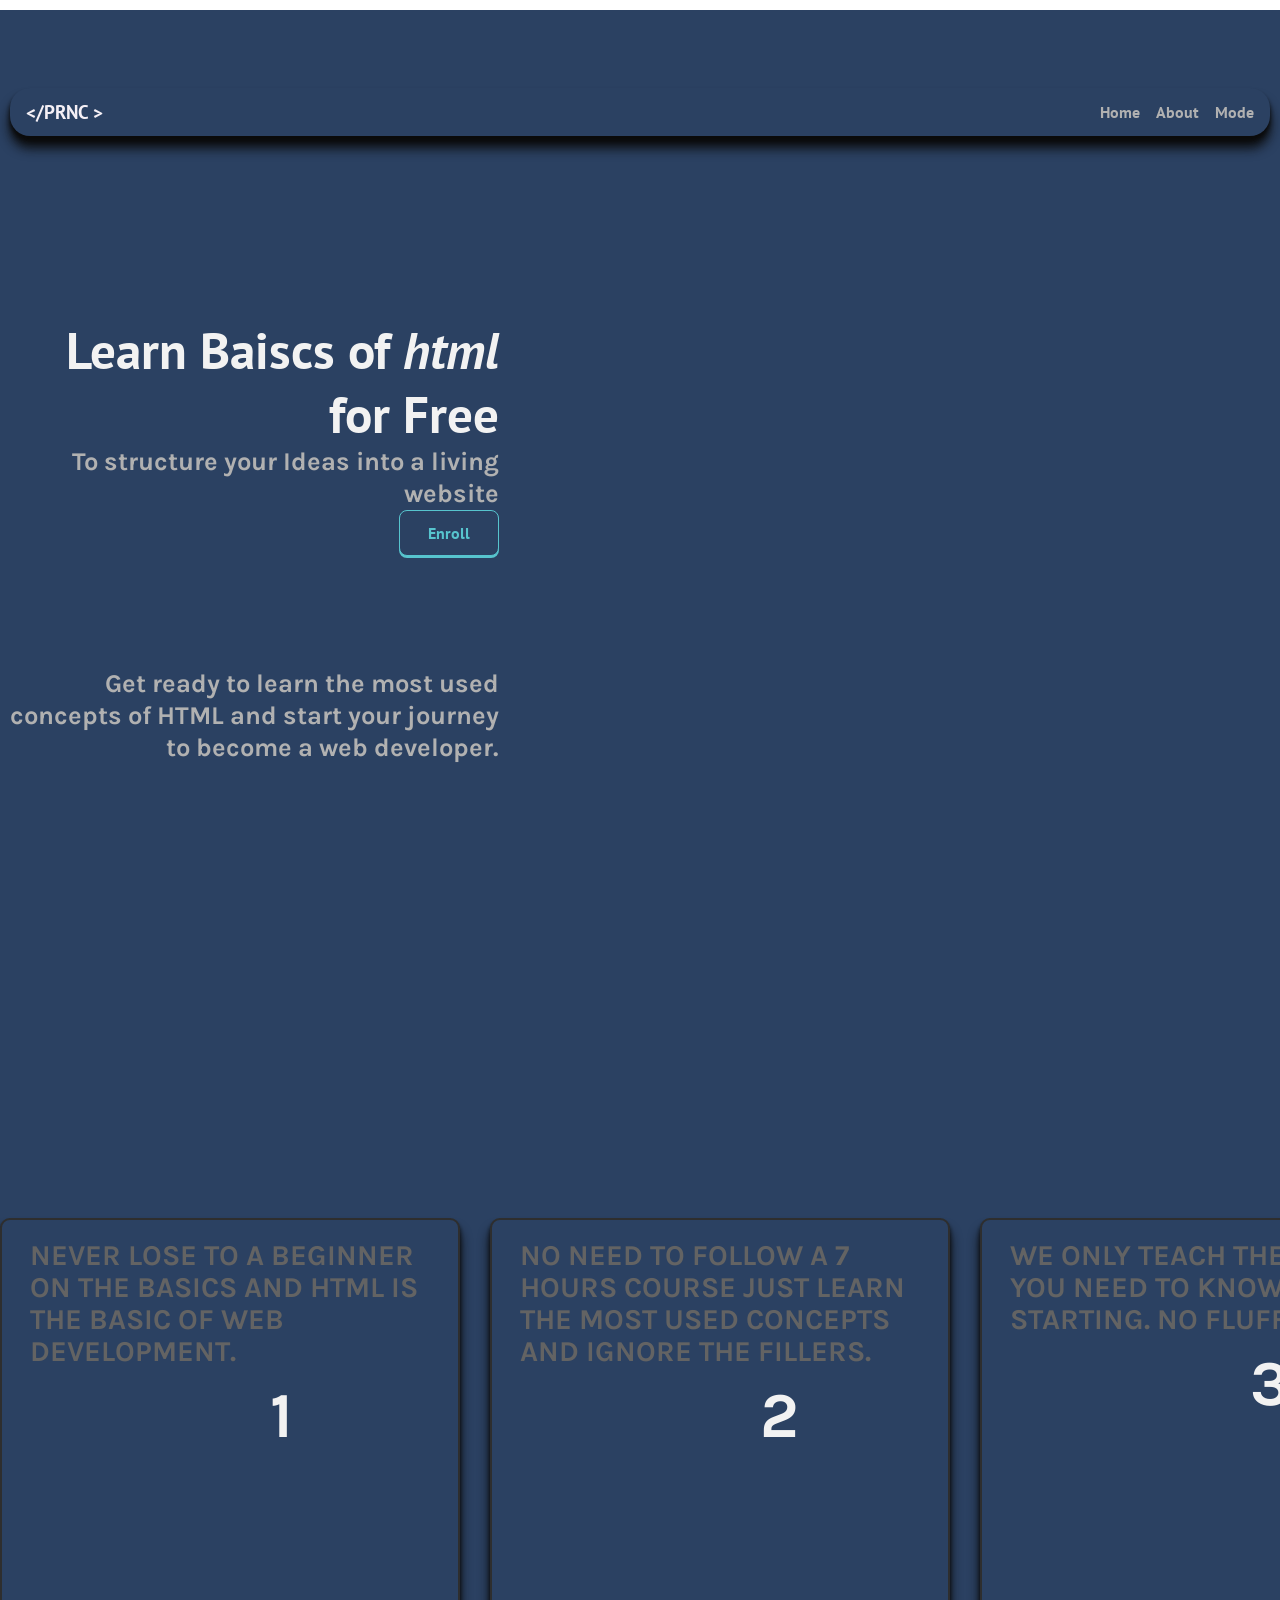
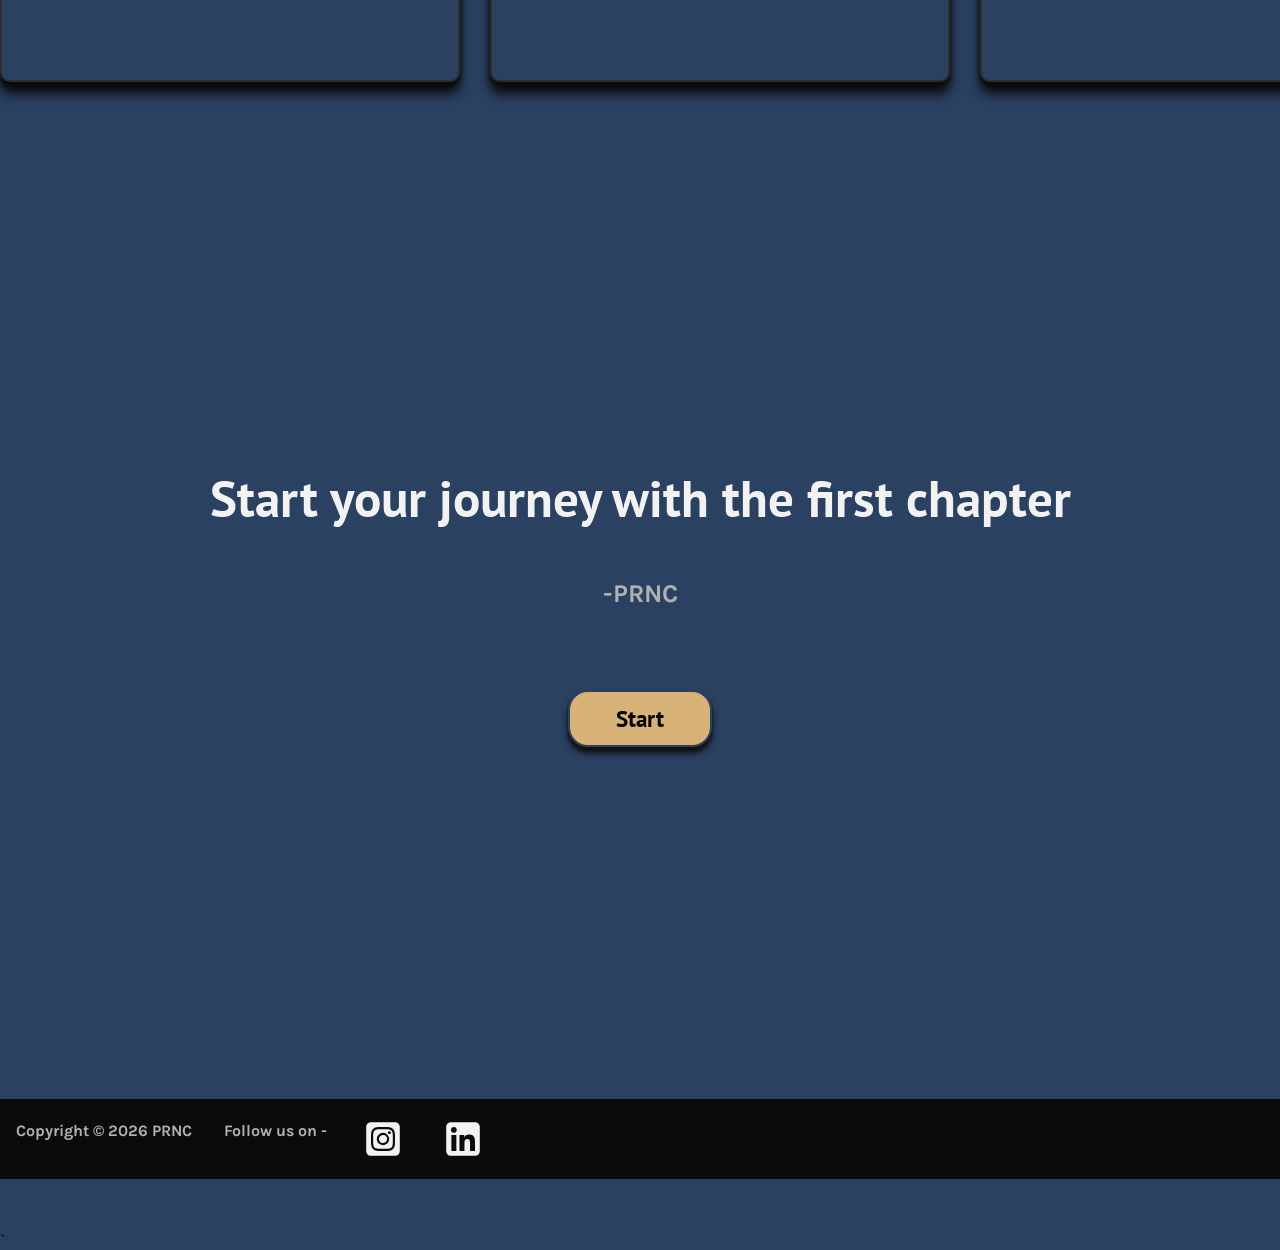
<file: index.html>
<!DOCTYPE html>
<html lang="en">

<head>
    <meta charset="UTF-8">
    <meta name="viewport" content="width=device-width, initial-scale=1.0">
    <title>Learn HTML</title>
    <link rel="stylesheet" href="styles/hero.css">
</head>

<body>
    <div class="main">
        <nav class="nav">
            <div class="logo">
                <h1 class="lt">&lt;/</h1>
                <h1 id="logo"> PRNC &gt;</h1>
            </div>
            <ul>
                <a href="index.html" class="navl">Home</a>
                <a href="about.html" class="navl">About</a>
                <p class="navl" id="light">Mode</p>
            </ul>
        </nav>
        <section class="section" id="hero">
            <video id="vdo" autoplay muted loop playsinline>
                <source src="assets/Code_hWA0hlDSav.mp4">
            </video>
            <div class="group">
                <h1 class="h1">Learn Baiscs of <i>html</i> for Free</h1>
                <p class="p">To structure your Ideas into a living website</p>
                <a href="heroes.html" style="text-decoration: none; color: oklch(0.76 0.1 204);">
                    <div class="buttons">
                        <button class="btn1">Enroll</button>
                    </div>
                </a>

                <div class="ps">
                    <p class="p2">
                        Get ready to learn the most used concepts of HTML and start your journey to become a web
                        developer.
                    </p>
                </div>
            </div>
        </section>
        <div class="section" id="details">
            <div class="cards">
                <div class="card">
                    <h1 class="card-text">
                        Never lose to a beginner on the basics and HTML is the basic of web development.
                    </h1>
                    <br>
                    <h1 class="nums">1</h1>
                </div>
                <div class="card">
                    <h1 class="card-text">
                        No need to follow a 7 hours course just learn the most used concepts and ignore the
                        fillers.
                    </h1>
                    <br>
                    <h1 class="nums">2</h1>
                </div>
                <div class="card">
                    <h1 class="card-text">
                        We only teach the thing you need to know before starting. No Fluff.
                    </h1>
                    <br>
                    <h1 class="nums">3</h1>
                </div>
                <div class="card">
                    <h1 class="card-text">
                        Most concepts and problems can only be solved by doing. Not just by learning.
                    </h1>
                    <br>
                    <h1 class="nums">4</h1>
                </div>
                <div class="card">
                    <h1 class="card-text">
                        Never lose to a beginner on the basics and HTML is the basic of web development.
                    </h1>
                    <br>
                    <h1 class="nums">1</h1>
                </div>
                <div class="card">
                    <h1>
                        No need to follow a 7 hours course just learn the most used concepts and
                        ignore the
                        fillers.
                    </h1>
                    <br>
                    <h1 class="nums">2</h1>
                </div>
                <div class="card">
                    <h1 class="card-text">
                        We only teach the thing you need to know before starting. No Fluff.
                    </h1>
                    <br>
                    <h1 class="nums">3</h1>
                </div>
                <div class="card">
                    <h1 class="card-text">
                        Most concepts and problems can only be solved by doing. Not just by learning.
                    </h1>
                    <br>
                    <h1 class="nums">4</h1>
                </div>

            </div>
        </div>

        <section class="section" id="outro">
            <h1 class="h1o">Start your journey with the first chapter</h1>
            <h1 class="dev">-PRNC</h1>
            <a href="heroes.html" style="text-decoration: none; color: oklch(0.1 0 204);"><button
                    class="btno">Start</button></a>

            <footer class="section">
                <div class="footer">
                    <p class="p3">Copyright &copy; 2026 PRNC</p>
                    <p>Follow us on - </p>
                    <svg class="insta" xmlns="http://www.w3.org/2000/svg"
                        viewBox="0 0 640 640"><!--!Font Awesome Free v7.3.1 by @fontawesome - https://fontawesome.com License - https://fontawesome.com/license/free Copyright 2026 Fonticons, Inc.-->
                        <path
                            d="M290.4 275.7C274 286 264.5 304.5 265.5 323.8C266.6 343.2 278.2 360.4 295.6 368.9C313.1 377.3 333.8 375.5 349.6 364.3C366 354 375.5 335.5 374.5 316.2C373.4 296.8 361.8 279.6 344.4 271.1C326.9 262.7 306.2 264.5 290.4 275.7zM432.7 207.3C427.5 202.1 421.2 198 414.3 195.3C396.2 188.2 356.7 188.5 331.2 188.8C327.1 188.8 323.3 188.9 320 188.9C316.7 188.9 312.8 188.9 308.6 188.8C283.1 188.5 243.8 188.1 225.7 195.3C218.8 198 212.6 202.1 207.3 207.3C202 212.5 198 218.8 195.3 225.7C188.2 243.8 188.6 283.4 188.8 308.9C188.8 313 188.9 316.8 188.9 320C188.9 323.2 188.9 327 188.8 331.1C188.6 356.6 188.2 396.2 195.3 414.3C198 421.2 202.1 427.4 207.3 432.7C212.5 438 218.8 442 225.7 444.7C243.8 451.8 283.3 451.5 308.8 451.2C312.9 451.2 316.7 451.1 320 451.1C323.3 451.1 327.2 451.1 331.4 451.2C356.9 451.5 396.2 451.9 414.3 444.7C421.2 442 427.4 437.9 432.7 432.7C438 427.5 442 421.2 444.7 414.3C451.9 396.3 451.5 356.9 451.2 331.3C451.2 327.1 451.1 323.2 451.1 319.9C451.1 316.6 451.1 312.8 451.2 308.5C451.5 283 451.9 243.6 444.7 225.5C442 218.6 437.9 212.4 432.7 207.1L432.7 207.3zM365.6 251.8C383.7 263.9 396.2 282.7 400.5 304C404.8 325.3 400.3 347.5 388.2 365.6C382.2 374.6 374.5 382.2 365.6 388.2C356.7 394.2 346.6 398.3 336 400.4C314.7 404.6 292.5 400.2 274.4 388.1C256.3 376 243.8 357.2 239.5 335.9C235.2 314.6 239.7 292.4 251.7 274.3C263.7 256.2 282.6 243.7 303.9 239.4C325.2 235.1 347.4 239.6 365.5 251.6L365.6 251.6zM394.8 250.5C391.7 248.4 389.2 245.4 387.7 241.9C386.2 238.4 385.9 234.6 386.6 230.8C387.3 227 389.2 223.7 391.8 221C394.4 218.3 397.9 216.5 401.6 215.8C405.3 215.1 409.2 215.4 412.7 216.9C416.2 218.4 419.2 220.8 421.3 223.9C423.4 227 424.5 230.7 424.5 234.5C424.5 237 424 239.5 423.1 241.8C422.2 244.1 420.7 246.2 419 248C417.3 249.8 415.1 251.2 412.8 252.2C410.5 253.2 408 253.7 405.5 253.7C401.7 253.7 398 252.6 394.9 250.5L394.8 250.5zM544 160C544 124.7 515.3 96 480 96L160 96C124.7 96 96 124.7 96 160L96 480C96 515.3 124.7 544 160 544L480 544C515.3 544 544 515.3 544 480L544 160zM453 453C434.3 471.7 411.6 477.6 386 478.9C359.6 480.4 280.4 480.4 254 478.9C228.4 477.6 205.7 471.7 187 453C168.3 434.3 162.4 411.6 161.2 386C159.7 359.6 159.7 280.4 161.2 254C162.5 228.4 168.3 205.7 187 187C205.7 168.3 228.5 162.4 254 161.2C280.4 159.7 359.6 159.7 386 161.2C411.6 162.5 434.3 168.3 453 187C471.7 205.7 477.6 228.4 478.8 254C480.3 280.3 480.3 359.4 478.8 385.9C477.5 411.5 471.7 434.2 453 452.9L453 453z" />
                    </svg>
                    <svg class="linked" xmlns="http://www.w3.org/2000/svg"
                        viewBox="0 0 640 640"><!--!Font Awesome Free v7.3.1 by @fontawesome - https://fontawesome.com License - https://fontawesome.com/license/free Copyright 2026 Fonticons, Inc.-->
                        <path
                            d="M160 96C124.7 96 96 124.7 96 160L96 480C96 515.3 124.7 544 160 544L480 544C515.3 544 544 515.3 544 480L544 160C544 124.7 515.3 96 480 96L160 96zM165 266.2L231.5 266.2L231.5 480L165 480L165 266.2zM236.7 198.5C236.7 219.8 219.5 237 198.2 237C176.9 237 159.7 219.8 159.7 198.5C159.7 177.2 176.9 160 198.2 160C219.5 160 236.7 177.2 236.7 198.5zM413.9 480L413.9 376C413.9 351.2 413.4 319.3 379.4 319.3C344.8 319.3 339.5 346.3 339.5 374.2L339.5 480L273.1 480L273.1 266.2L336.8 266.2L336.8 295.4L337.7 295.4C346.6 278.6 368.3 260.9 400.6 260.9C467.8 260.9 480.3 305.2 480.3 362.8L480.3 480L413.9 480z" />
                    </svg>
                </div>
            </footer>
        </section>`

    </div>
    <script src='scripts/script.js'>
        const video = document.getElementById("vdo");
        video.playbackRate = 2.0;
    </script>
</body>

</html>
</file>
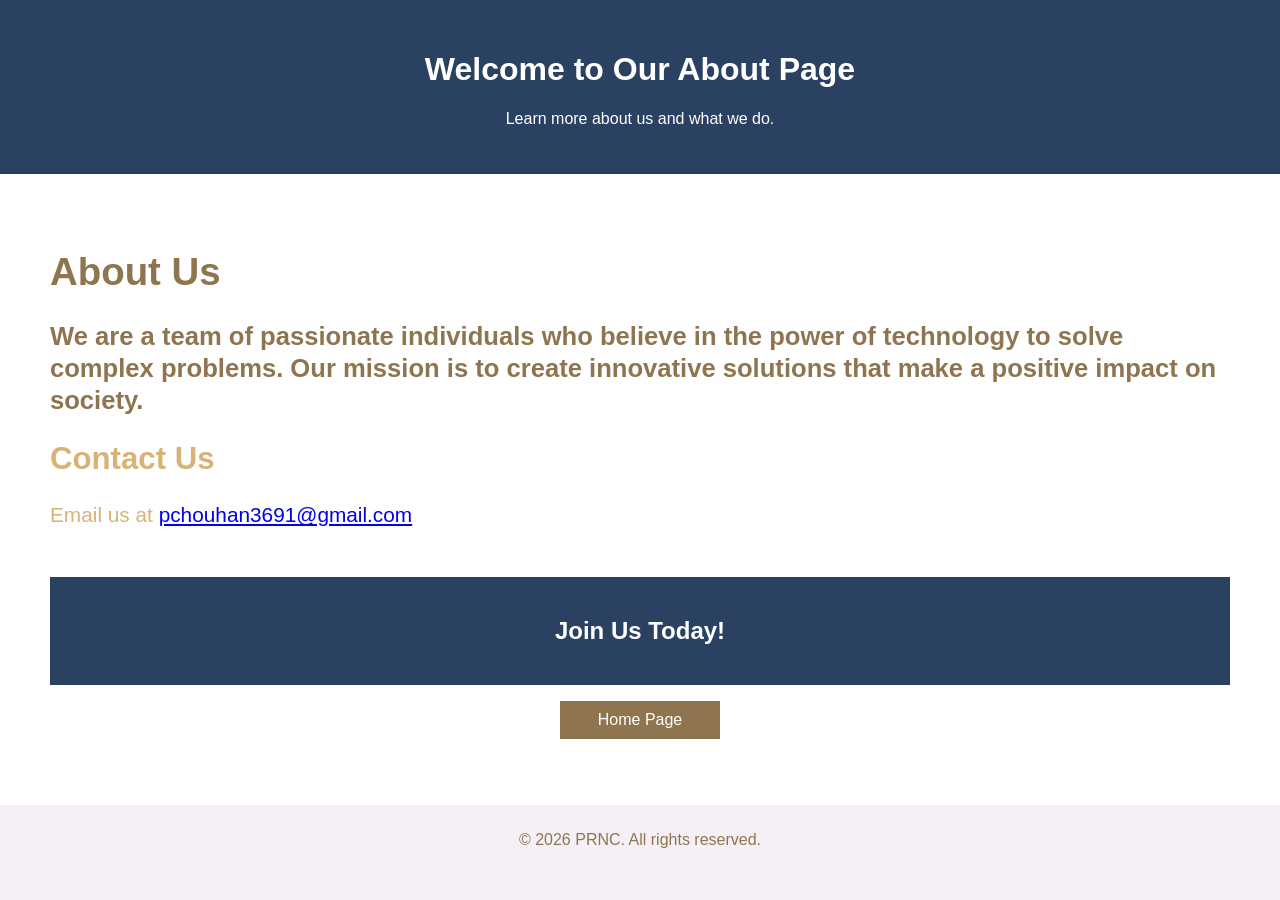
<file: about.html>
<!DOCTYPE html>
<html lang="en">

<head>
    <meta charset="UTF-8">
    <meta name="viewport" content="width=device-width, initial-scale=1.0">
    <title>About-Us</title>
    <link rel="stylesheet" href="styles/about.css">
</head>

<body class="body">
    <header class="header">
        <h1>Welcome to Our About Page</h1>
        <p>Learn more about us and what we do.</p>
    </header>

    <main class="main-content">
        <section class="about-section">
            <h2>About Us</h2>
            <p>We are a team of passionate individuals who believe in the power of technology to solve complex
                problems. Our mission is to create innovative solutions that make a positive impact on society.</p>
        </section>

        <section class="contact-section">
            <h2>Contact Us</h2>
            <p>Email us at <a href="mailto:info@example.com">pchouhan3691@gmail.com</a></p>
        </section>

        <section class="cta-section">
            <h2>Join Us Today!</h2>
            <!-- <button type="button">Sign Up</button> -->
        </section>
        <div class="homes">
            <a href="index.html">
                <button class="home">Home Page</button>
            </a>
        </div>
    </main>

    <footer class="footer">
        <p>&copy; 2026 PRNC. All rights reserved.</p>
    </footer>
</body>

</html>
</file>
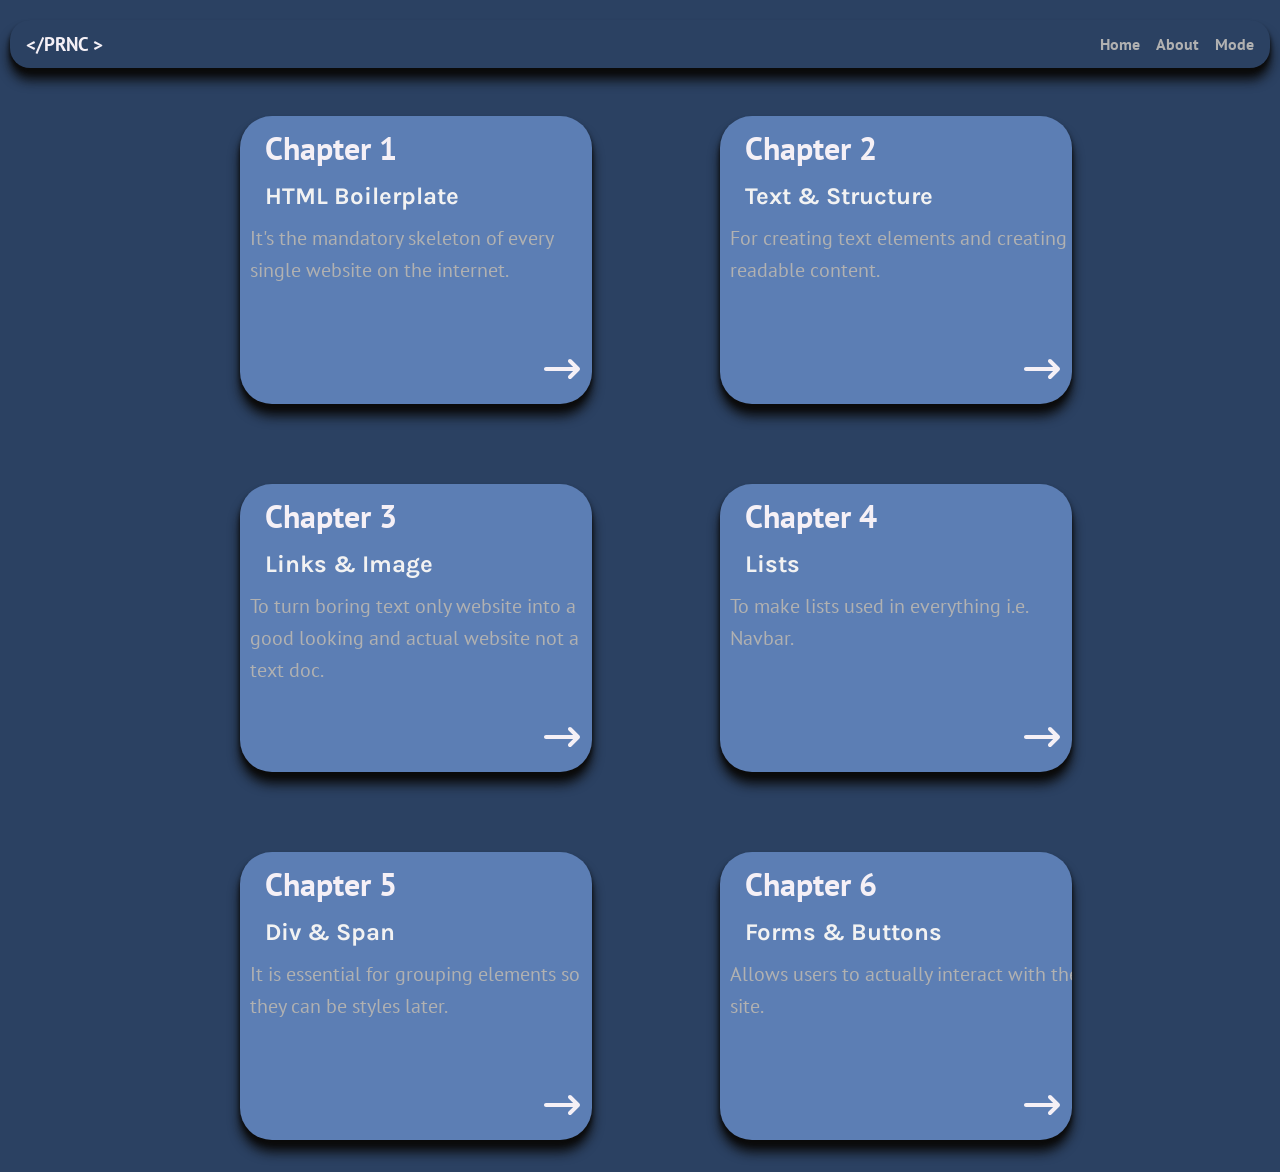
<file: heroes.html>
<!DOCTYPE html>
<html lang="en">

<head>
    <meta charset="UTF-8">
    <meta name="viewport" content="width=device-width, initial-scale=1.0">
    <title>Lecture-Index</title>
    <link rel="stylesheet" href="styles/hero.css">
    <link rel="stylesheet" href="styles/main.css">
</head>

<body>
    <div class="main common-white">
        <nav class="nav">
            <div class="logo">
                <h1 class="lt">&lt;/</h1>
                <h1 id="logo"> PRNC &gt;</h1>
            </div>
            <ul>
                <a href="index.html" class="navl">Home</a>
                <a href="about.html" class="navl">About</a>
                <p class="navl" id="light">Mode</p>
            </ul>
        </nav>

            <div class="cardsm">
                <div class="cdm">
                    <div class="cardm">
                        <h1 class='heading-text'>Chapter 1</h1>
                        <h2 class='act-text'>HTML Boilerplate</h2>
                        <p class='exp'>
                            It's the mandatory skeleton of every single website on the internet.
                        </p>
                        <a href="lecture1.html">
                            <svg class="arrow" xmlns="http://www.w3.org/2000/svg"
                                viewBox="0 0 640 640"><!--!Font Awesome Free v7.3.1 by @fontawesome - https://fontawesome.com License - https://fontawesome.com/license/free Copyright 2026 Fonticons, Inc.-->
                                <path
                                    d="M598.6 342.6C611.1 330.1 611.1 309.8 598.6 297.3L470.6 169.3C458.1 156.8 437.8 156.8 425.3 169.3C412.8 181.8 412.8 202.1 425.3 214.6L498.7 288L64 288C46.3 288 32 302.3 32 320C32 337.7 46.3 352 64 352L498.7 352L425.3 425.4C412.8 437.9 412.8 458.2 425.3 470.7C437.8 483.2 458.1 483.2 470.6 470.7L598.6 342.7z" />
                            </svg></a>
                    </div>
                    <div class="cardm">
                        <h1 class='heading-text'>Chapter 2</h1>
                        <h2 class='act-text'>Text & Structure</h2>
                        <p class='exp'>
                            For creating text elements and creating readable content.
                        </p>
                        <a href="lecture2.html">
                            <svg class="arrow" xmlns="http://www.w3.org/2000/svg"
                                viewBox="0 0 640 640"><!--!Font Awesome Free v7.3.1 by @fontawesome - https://fontawesome.com License - https://fontawesome.com/license/free Copyright 2026 Fonticons, Inc.-->

                                <path
                                    d="M598.6 342.6C611.1 330.1 611.1 309.8 598.6 297.3L470.6 169.3C458.1 156.8 437.8 156.8 425.3 169.3C412.8 181.8 412.8 202.1 425.3 214.6L498.7 288L64 288C46.3 288 32 302.3 32 320C32 337.7 46.3 352 64 352L498.7 352L425.3 425.4C412.8 437.9 412.8 458.2 425.3 470.7C437.8 483.2 458.1 483.2 470.6 470.7L598.6 342.7z" />
                            </svg></a>
                    </div>

                </div>
                <div class="cdm">
                    <div class="cardm">
                        <h1 class='heading-text'>Chapter 3</h1>
                        <h2 class='act-text'>Links & Image</h2>
                        <p class='exp'>
                            To turn boring text only website into a good looking and actual website not a text doc.
                        </p>
                        <a href="lecture3.html">
                            <svg class="arrow" xmlns="http://www.w3.org/2000/svg"
                                viewBox="0 0 640 640"><!--!Font Awesome Free v7.3.1 by @fontawesome - https://fontawesome.com License - https://fontawesome.com/license/free Copyright 2026 Fonticons, Inc.-->
                                <path
                                    d="M598.6 342.6C611.1 330.1 611.1 309.8 598.6 297.3L470.6 169.3C458.1 156.8 437.8 156.8 425.3 169.3C412.8 181.8 412.8 202.1 425.3 214.6L498.7 288L64 288C46.3 288 32 302.3 32 320C32 337.7 46.3 352 64 352L498.7 352L425.3 425.4C412.8 437.9 412.8 458.2 425.3 470.7C437.8 483.2 458.1 483.2 470.6 470.7L598.6 342.7z" />
                            </svg></a>
                    </div>
                    <div class="cardm">
                        <h1 class='heading-text'>Chapter 4</h1>
                        <h2 class='act-text'>Lists</h2>
                        <p class='exp'>
                            To make lists used in everything i.e. Navbar.
                        </p>
                        <a href="lecture4.html">
                            <svg class="arrow" xmlns="http://www.w3.org/2000/svg"
                                viewBox="0 0 640 640"><!--!Font Awesome Free v7.3.1 by @fontawesome - https://fontawesome.com License - https://fontawesome.com/license/free Copyright 2026 Fonticons, Inc.-->
                                <path
                                    d="M598.6 342.6C611.1 330.1 611.1 309.8 598.6 297.3L470.6 169.3C458.1 156.8 437.8 156.8 425.3 169.3C412.8 181.8 412.8 202.1 425.3 214.6L498.7 288L64 288C46.3 288 32 302.3 32 320C32 337.7 46.3 352 64 352L498.7 352L425.3 425.4C412.8 437.9 412.8 458.2 425.3 470.7C437.8 483.2 458.1 483.2 470.6 470.7L598.6 342.7z" />
                            </svg></a>
                    </div>
                </div>
                <div class="cdm">
                    <div class="cardm">
                        <h1 class='heading-text'>Chapter 5</h1>
                        <h2 class='act-text'>Div & Span</h2>
                        <p class='exp'>
                            It is essential for grouping elements so they can be styles later.
                        </p>
                        <a href="lecture5.html">
                            <svg class="arrow" xmlns="http://www.w3.org/2000/svg"
                                viewBox="0 0 640 640"><!--!Font Awesome Free v7.3.1 by @fontawesome - https://fontawesome.com License - https://fontawesome.com/license/free Copyright 2026 Fonticons, Inc.-->
                                <path
                                    d="M598.6 342.6C611.1 330.1 611.1 309.8 598.6 297.3L470.6 169.3C458.1 156.8 437.8 156.8 425.3 169.3C412.8 181.8 412.8 202.1 425.3 214.6L498.7 288L64 288C46.3 288 32 302.3 32 320C32 337.7 46.3 352 64 352L498.7 352L425.3 425.4C412.8 437.9 412.8 458.2 425.3 470.7C437.8 483.2 458.1 483.2 470.6 470.7L598.6 342.7z" />
                            </svg></a>
                    </div>
                    <div class="cardm">
                        <h1 class='heading-text'>Chapter 6</h1>
                        <h2 class='act-text'>Forms & Buttons</h2>
                        <p class='exp'>
                            Allows users to actually interact with the site.
                        </p>
                        <a href="lecture6.html">
                            <svg class="arrow" xmlns="http://www.w3.org/2000/svg"
                                viewBox="0 0 640 640"><!--!Font Awesome Free v7.3.1 by @fontawesome - https://fontawesome.com License - https://fontawesome.com/license/free Copyright 2026 Fonticons, Inc.-->
                                <path
                                    d="M598.6 342.6C611.1 330.1 611.1 309.8 598.6 297.3L470.6 169.3C458.1 156.8 437.8 156.8 425.3 169.3C412.8 181.8 412.8 202.1 425.3 214.6L498.7 288L64 288C46.3 288 32 302.3 32 320C32 337.7 46.3 352 64 352L498.7 352L425.3 425.4C412.8 437.9 412.8 458.2 425.3 470.7C437.8 483.2 458.1 483.2 470.6 470.7L598.6 342.7z" />
                            </svg></a>
                    </div>
                </div>
            </div>
    </div>

    <script src='scripts/script.js'></script>
</body>

</html>
</file>
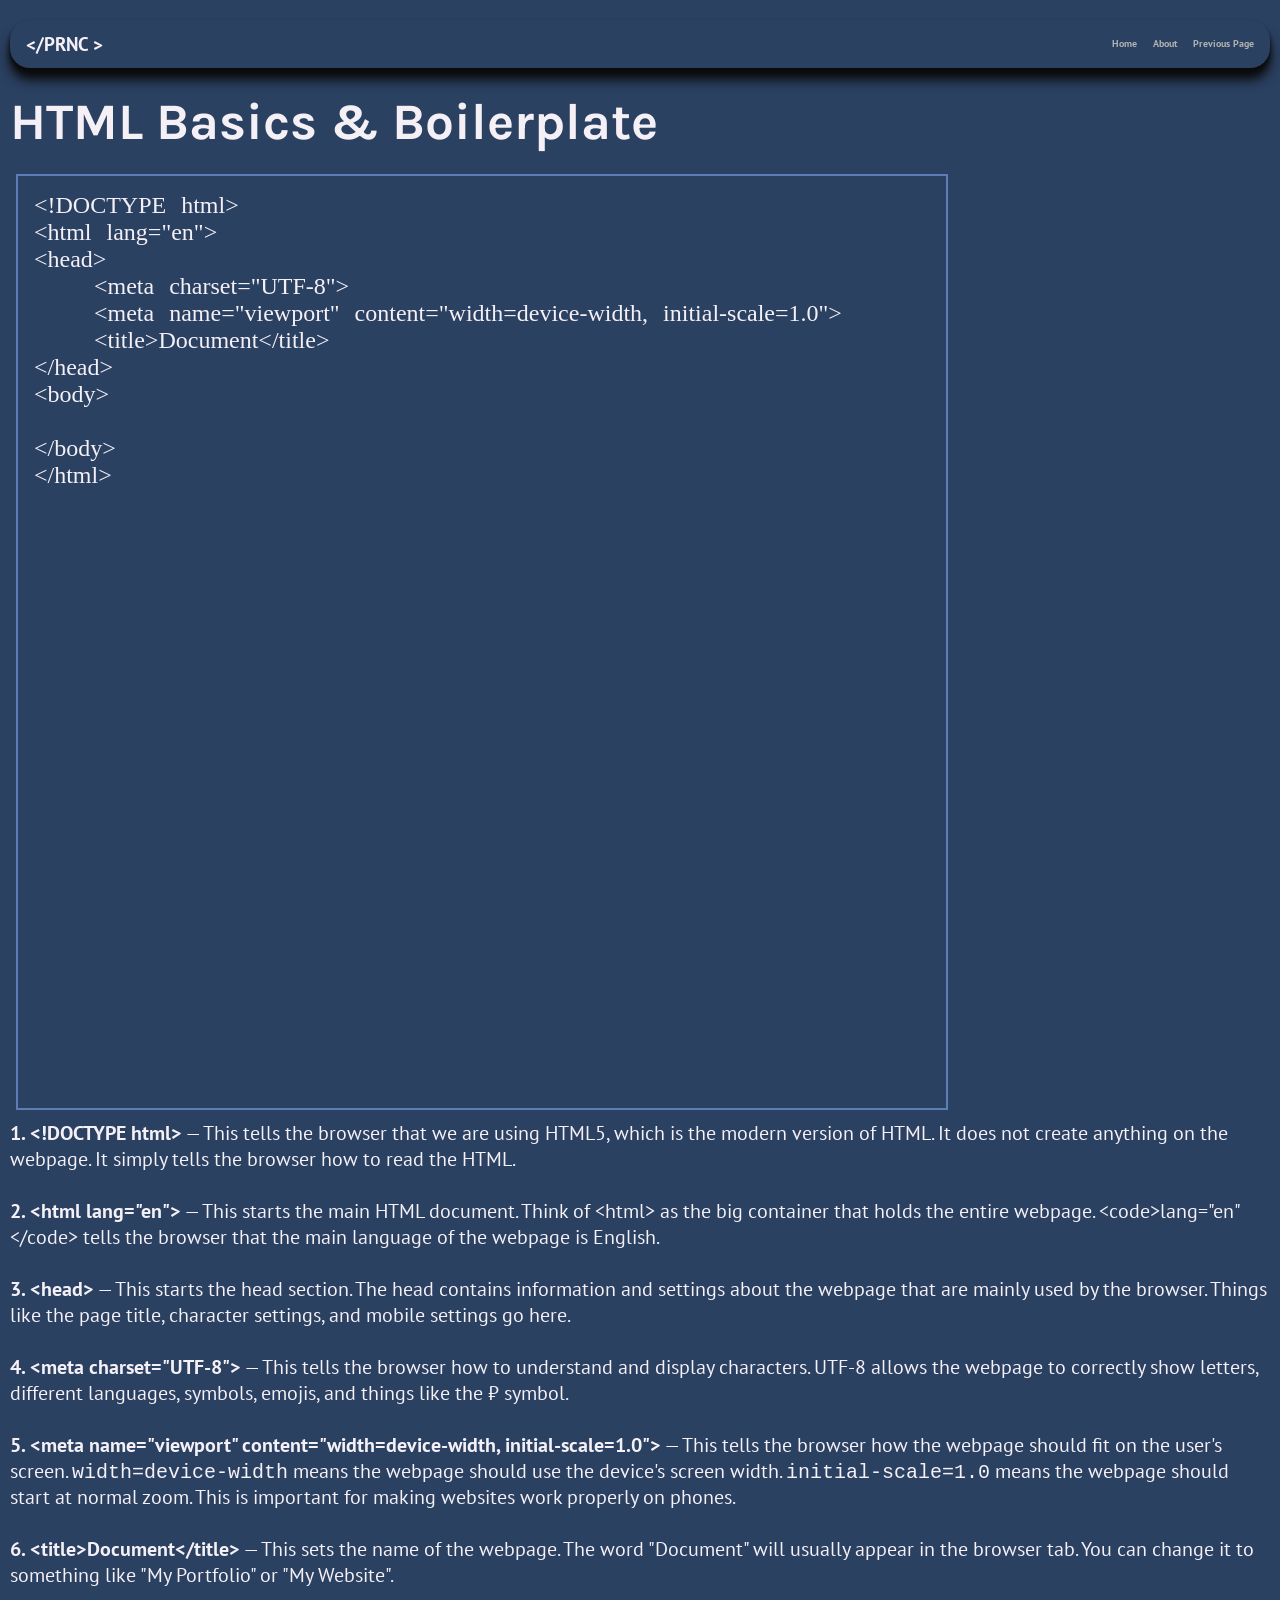
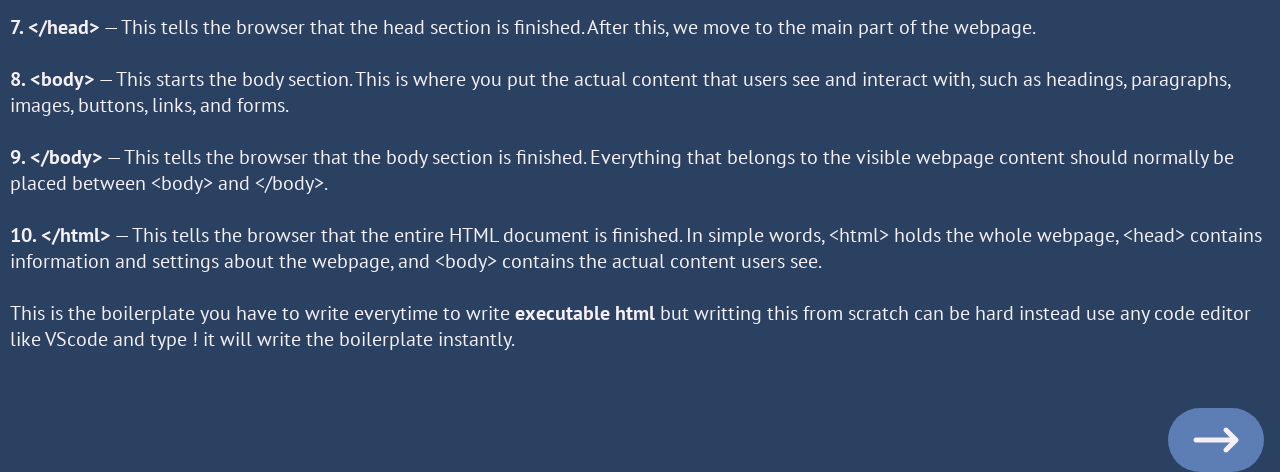
<file: lecture1.html>
<!DOCTYPE html>
<html lang="en">

<head>
    <meta charset="UTF-8">
    <meta name="viewport" content="width=device-width, initial-scale=1.0">
    <title>Chapter 1: HTML Boilerplate</title>
    <link rel="stylesheet" href="styles/lectures.css">
</head>

<body class="body">
    <nav class="nav">
        <div class="logo">
            <h1 class="lt">&lt;/</h1>
            <h1 id="logo"> PRNC &gt;</h1>
        </div>
        <ul>
            <a href="index.html" class="navl">Home</a>
            <a href="about.html" class="navl">About</a>
            <a href="heroes.html" class="navl">Previous Page</a>
            <!-- <p class="navl" id="light">Mode</p> -->
        </ul>
    </nav>


    <h1 class="heading">HTML Basics & Boilerplate</h1>

    <p id="code" class="code"></p>
    <article class="exp">
        <p><strong>1. &lt;!DOCTYPE html&gt;</strong> — This tells the browser that we are using HTML5, which is the
            modern version of HTML. It does not create anything on the webpage. It simply tells the browser how to read
            the HTML.</p><br>

        <p><strong>2. &lt;html lang="en"&gt;</strong> — This starts the main HTML document. Think of &lt;html&gt; as the
            big container that holds the entire webpage. &lt;code&gt;lang="en"&lt;/code&gt; tells the browser that the
            main language of the webpage is English.</p><br>

        <p><strong>3. &lt;head&gt;</strong> — This starts the head section. The head contains information and settings
            about the webpage that are mainly used by the browser. Things like the page title, character settings, and
            mobile settings go here.</p><br>

        <p><strong>4. &lt;meta charset="UTF-8"&gt;</strong> — This tells the browser how to understand and display
            characters. UTF-8 allows the webpage to correctly show letters, different languages, symbols, emojis, and
            things like the ₹ symbol.</p><br>

        <p><strong>5. &lt;meta name="viewport" content="width=device-width, initial-scale=1.0"&gt;</strong> — This tells
            the browser how the webpage should fit on the user's screen. <code>width=device-width</code> means the
            webpage should use the device's screen width. <code>initial-scale=1.0</code> means the webpage should start
            at normal zoom. This is important for making websites work properly on phones.</p><br>

        <p><strong>6. &lt;title&gt;Document&lt;/title&gt;</strong> — This sets the name of the webpage. The word
            "Document" will usually appear in the browser tab. You can change it to something like "My Portfolio" or "My
            Website".</p><br>

        <p><strong>7. &lt;/head&gt;</strong> — This tells the browser that the head section is finished. After this, we
            move to the main part of the webpage.</p><br>

        <p><strong>8. &lt;body&gt;</strong> — This starts the body section. This is where you put the actual content
            that users see and interact with, such as headings, paragraphs, images, buttons, links, and forms.</p><br>

        <p><strong>9. &lt;/body&gt;</strong> — This tells the browser that the body section is finished. Everything that
            belongs to the visible webpage content should normally be placed between &lt;body&gt; and &lt;/body&gt;.</p>
        <br>

        <p><strong>10. &lt;/html&gt;</strong> — This tells the browser that the entire HTML document is finished. In
            simple words, &lt;html&gt; holds the whole webpage, &lt;head&gt; contains information and settings about the
            webpage, and &lt;body&gt; contains the actual content users see.</p><br>

        <p class="last">This is the boilerplate you have to write everytime to write <strong>executable html</strong>
            but writting
            this from scratch can be hard instead use any code editor like VScode and type ! it will write the
            boilerplate instantly.</p>
    </article>

    <a href="lecture2.html" class="link">
        <!-- <p>Next Lecture</p> -->
        <svg class="arrow" xmlns="http://www.w3.org/2000/svg"
            viewBox="0 0 640 640"><!--!Font Awesome Free v7.3.1 by @fontawesome - https://fontawesome.com License - https://fontawesome.com/license/free Copyright 2026 Fonticons, Inc.-->

            <path
                d="M598.6 342.6C611.1 330.1 611.1 309.8 598.6 297.3L470.6 169.3C458.1 156.8 437.8 156.8 425.3 169.3C412.8 181.8 412.8 202.1 425.3 214.6L498.7 288L64 288C46.3 288 32 302.3 32 320C32 337.7 46.3 352 64 352L498.7 352L425.3 425.4C412.8 437.9 412.8 458.2 425.3 470.7C437.8 483.2 458.1 483.2 470.6 470.7L598.6 342.7z" />
        </svg></a>

    <!-- <textarea name="coder" id="wrcode"></textarea>
    <button id="render">Run</button>
    <div id="run"></div> -->

    <script src='scripts/lecture1.js' defer></script>
</body>

</html>
</file>
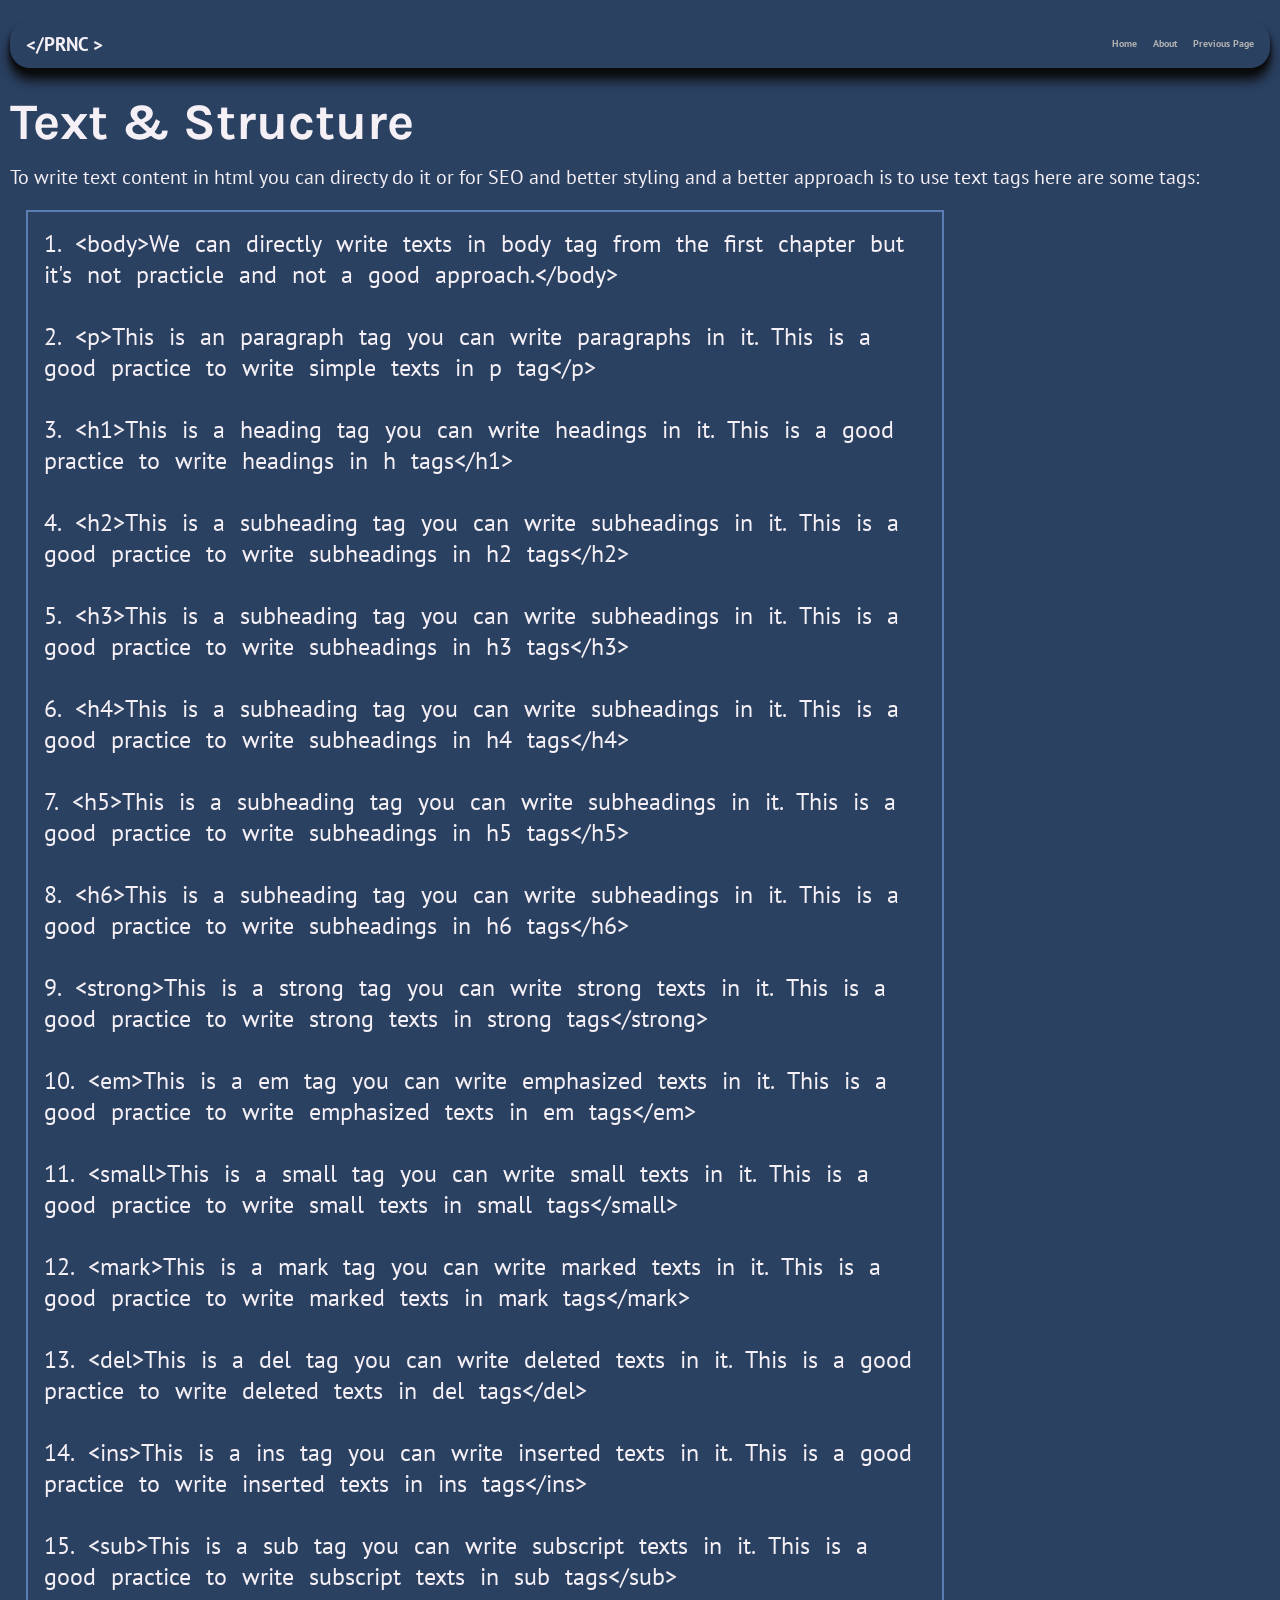
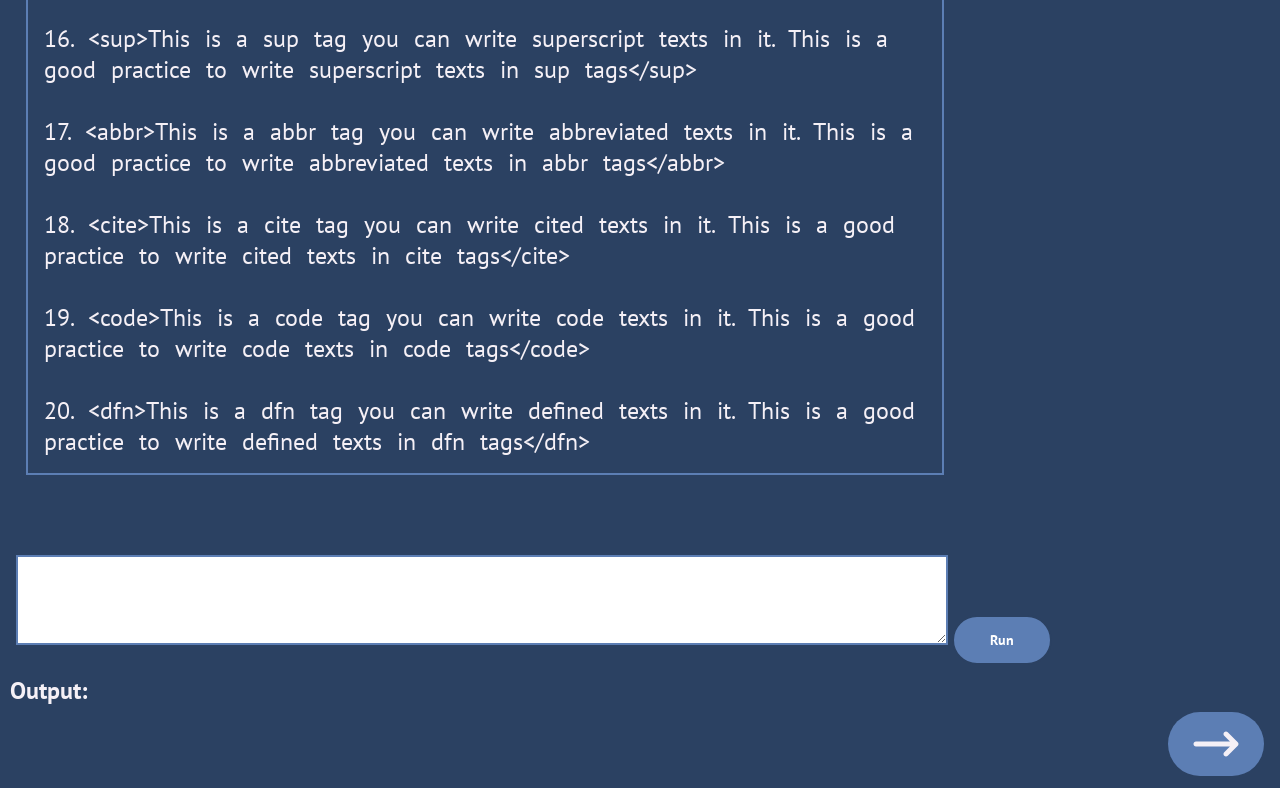
<file: lecture2.html>
<!DOCTYPE html>
<html lang="en">

<head>
    <meta charset="UTF-8">
    <meta name="viewport" content="width=device-width, initial-scale=1.0">
    <title>Chapter 2: Text & Structure</title>
    <link rel="stylesheet" href="styles/lectures.css">
</head>

<body class="body">
    <nav class="nav">
        <div class="logo">
            <h1 class="lt">&lt;/</h1>
            <h1 id="logo"> PRNC &gt;</h1>
        </div>
        <ul>
            <a href="index.html" class="navl">Home</a>
            <a href="about.html" class="navl">About</a>
            <a href="heroes.html" class="navl">Previous Page</a>
            <!-- <p class="navl" id="light">Mode</p> -->
        </ul>
    </nav>

    <main>
        <h1 class="heading">Text & Structure</h1>

        <article class="exp">
            <p>To write text content in html you can directy do it or for SEO and better styling and a better approach
                is to use text tags here are some tags:</p>
            <p id="code1" class="code"></p>
        </article>
        <textarea name="coder" id="wrcode"></textarea>
        <button id="render">Run</button>
        <h2 id="output">Output:</h2>
        <div id="run"></div>
        <a href="lecture3.html" class="link">
            <!-- <p>Next Lecture</p> -->
            <svg class="arrow" xmlns="http://www.w3.org/2000/svg"
                viewBox="0 0 640 640"><!--!Font Awesome Free v7.3.1 by @fontawesome - https://fontawesome.com License - https://fontawesome.com/license/free Copyright 2026 Fonticons, Inc.-->

                <path
                    d="M598.6 342.6C611.1 330.1 611.1 309.8 598.6 297.3L470.6 169.3C458.1 156.8 437.8 156.8 425.3 169.3C412.8 181.8 412.8 202.1 425.3 214.6L498.7 288L64 288C46.3 288 32 302.3 32 320C32 337.7 46.3 352 64 352L498.7 352L425.3 425.4C412.8 437.9 412.8 458.2 425.3 470.7C437.8 483.2 458.1 483.2 470.6 470.7L598.6 342.7z" />
            </svg></a>
    </main>



    <script src='scripts/lecture2.js' defer></script>
    <script src='scripts/render.js' defer></script>
</body>

</html>
</file>
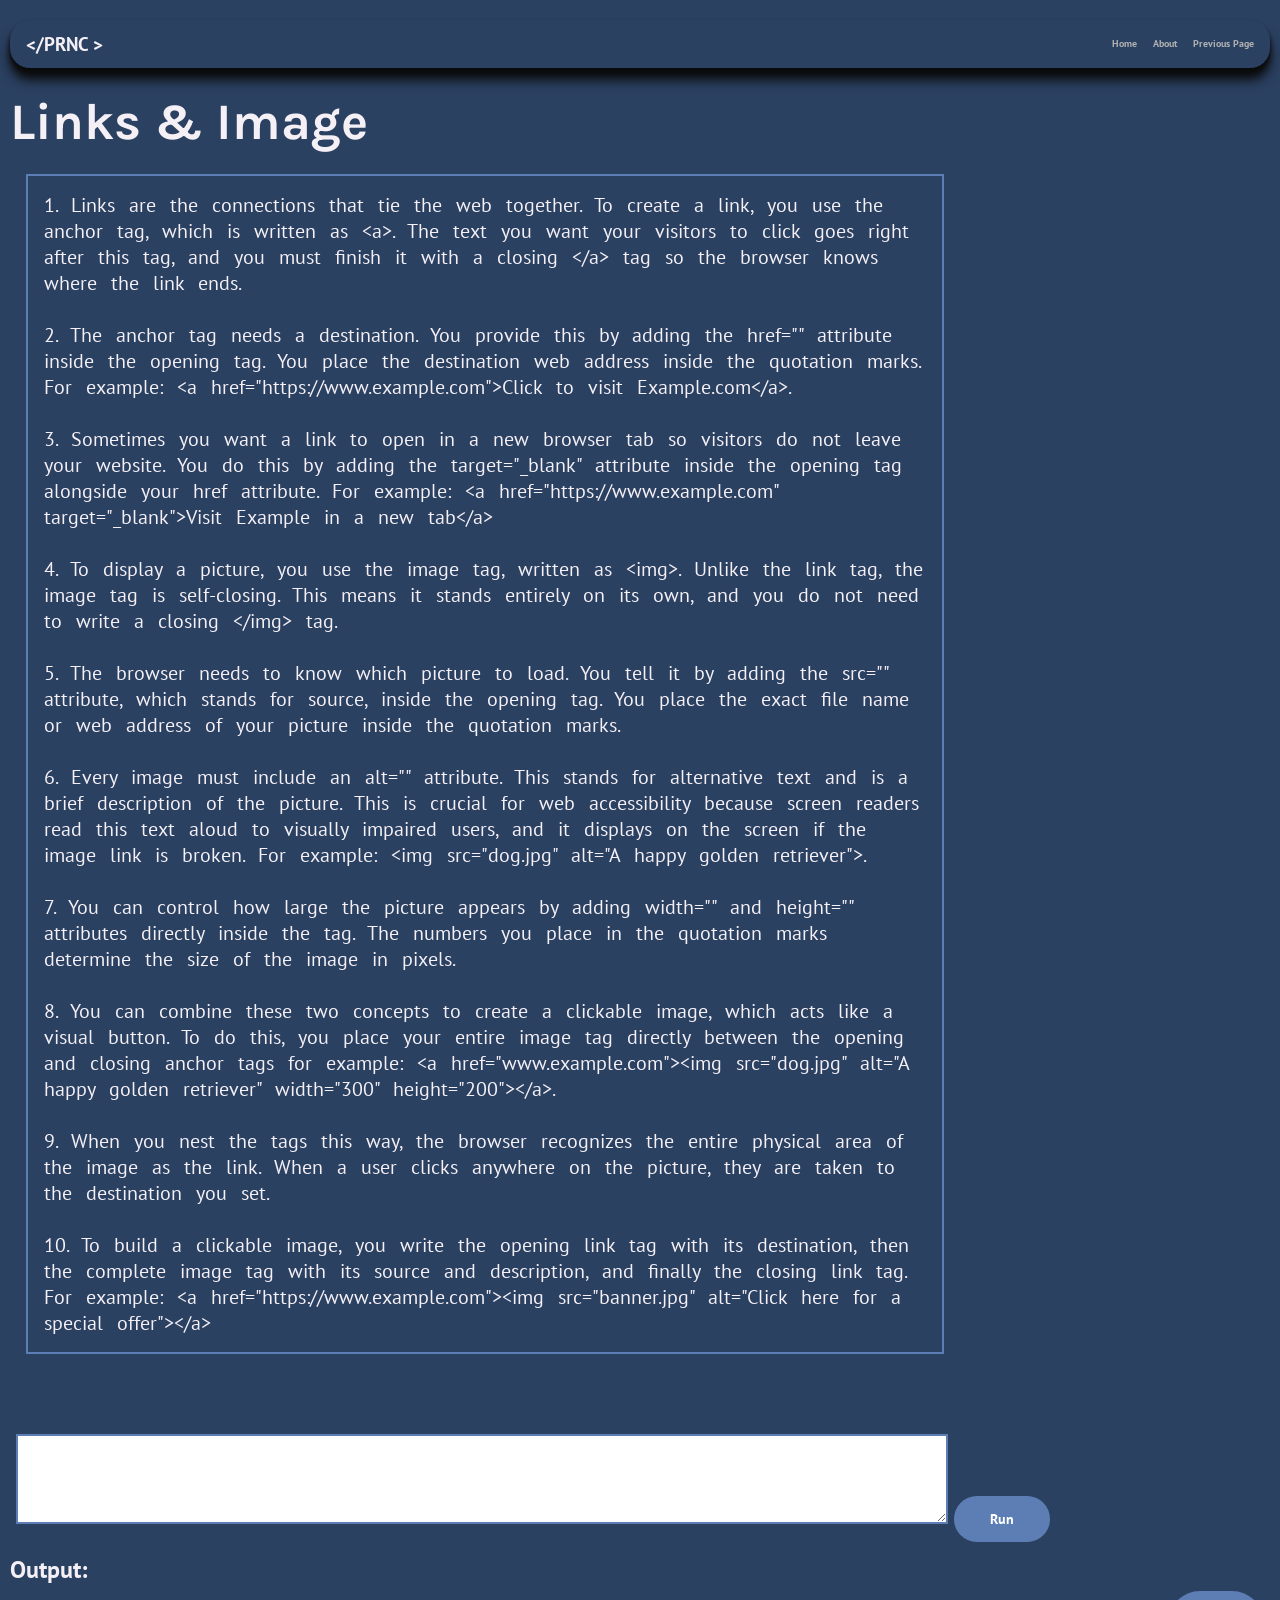
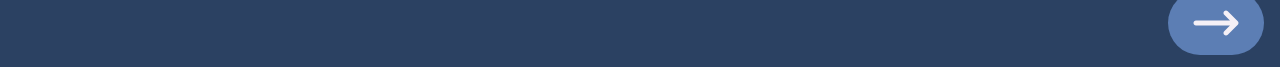
<file: lecture3.html>
<!DOCTYPE html>
<html lang="en">

<head>
    <meta charset="UTF-8">
    <meta name="viewport" content="width=device-width, initial-scale=1.0">
    <title>Chapter 3 : Links & Image</title>
    <link rel="stylesheet" href="styles/lectures.css">
</head>

<body class="body">
    <main>
        <nav class="nav">
            <div class="logo">
                <h1 class="lt">&lt;/</h1>
                <h1 id="logo"> PRNC &gt;</h1>
            </div>
            <ul>
                <a href="index.html" class="navl">Home</a>
                <a href="about.html" class="navl">About</a>
                <a href="heroes.html" class="navl">Previous Page</a>
                <!-- <p class="navl" id="light">Mode</p> -->
            </ul>
        </nav>
        <h1 class="heading">Links & Image</h1>

        <article class="exp">
            <p></p>
            <p id="code2" class="code"></p>
        </article>
        <textarea name="coder" id="wrcode"></textarea>
        <button id="render">Run</button>
        <h2 id="output">Output:</h2>
        <div id="run"></div>
        <a href="lecture4.html" class="link">
            <!-- <p>Next Lecture</p> -->
            <svg class="arrow" xmlns="http://www.w3.org/2000/svg"
                viewBox="0 0 640 640"><!--!Font Awesome Free v7.3.1 by @fontawesome - https://fontawesome.com License - https://fontawesome.com/license/free Copyright 2026 Fonticons, Inc.-->

                <path
                    d="M598.6 342.6C611.1 330.1 611.1 309.8 598.6 297.3L470.6 169.3C458.1 156.8 437.8 156.8 425.3 169.3C412.8 181.8 412.8 202.1 425.3 214.6L498.7 288L64 288C46.3 288 32 302.3 32 320C32 337.7 46.3 352 64 352L498.7 352L425.3 425.4C412.8 437.9 412.8 458.2 425.3 470.7C437.8 483.2 458.1 483.2 470.6 470.7L598.6 342.7z" />
            </svg></a>
    </main>

    <script src='scripts/lecture2.js'></script>
    <script src='scripts/render.js' defer></script>
</body>

</html>
</file>
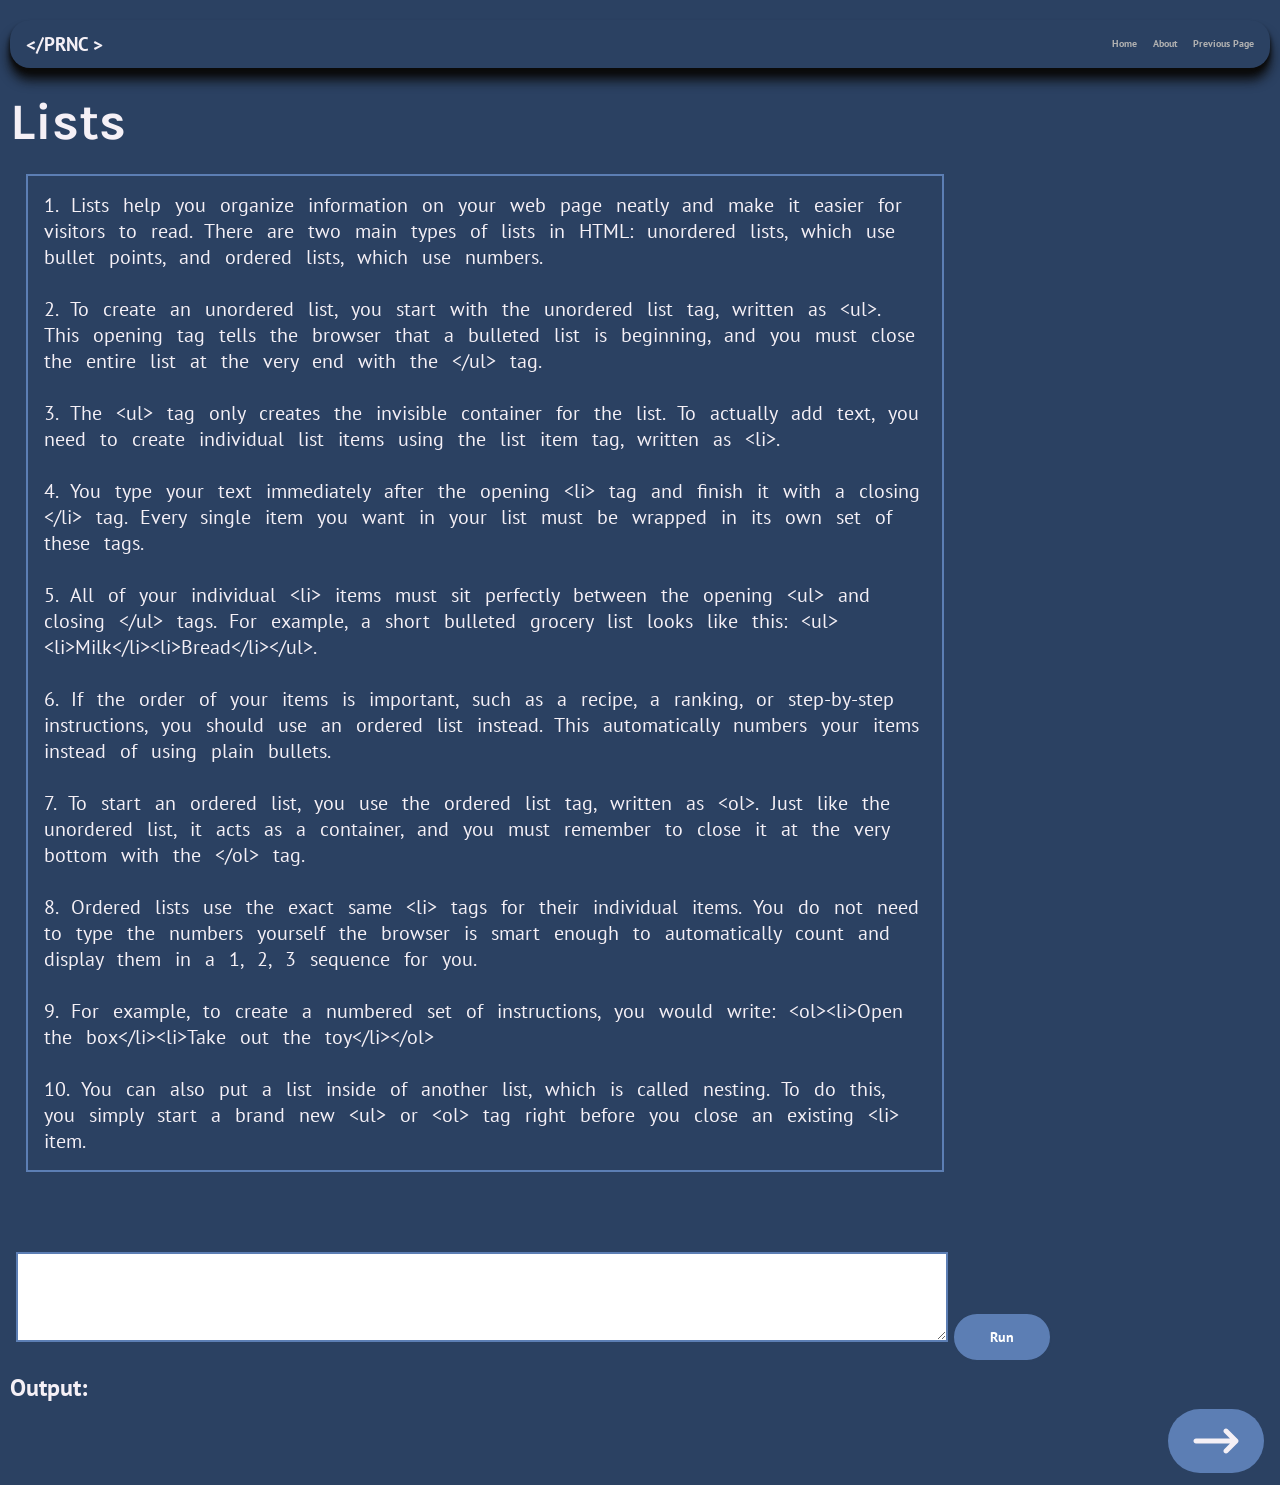
<file: lecture4.html>
<!DOCTYPE html>
<html lang="en">

<head>
    <meta charset="UTF-8">
    <meta name="viewport" content="width=device-width, initial-scale=1.0">
    <title>Chapter 4 : Lists</title>
    <link rel="stylesheet" href="styles/lectures.css">
</head>

<body class="body">
    <main>
        <nav class="nav">
            <div class="logo">
                <h1 class="lt">&lt;/</h1>
                <h1 id="logo"> PRNC &gt;</h1>
            </div>
            <ul>
                <a href="index.html" class="navl">Home</a>
                <a href="about.html" class="navl">About</a>
                <a href="heroes.html" class="navl">Previous Page</a>
                <!-- <p class="navl" id="light">Mode</p> -->
            </ul>
        </nav>
        <h1 class="heading">Lists</h1>

        <article class="exp">
            <p></p>
            <p id="code3" class="code"></p>
        </article>
        <textarea name="coder" id="wrcode"></textarea>
        <button id="render">Run</button>
        <h2 id="output">Output:</h2>
        <div id="run"></div>
        <a href="lecture5.html" class="link">
            <!-- <p>Next Lecture</p> -->
            <svg class="arrow" xmlns="http://www.w3.org/2000/svg"
                viewBox="0 0 640 640"><!--!Font Awesome Free v7.3.1 by @fontawesome - https://fontawesome.com License - https://fontawesome.com/license/free Copyright 2026 Fonticons, Inc.-->

                <path
                    d="M598.6 342.6C611.1 330.1 611.1 309.8 598.6 297.3L470.6 169.3C458.1 156.8 437.8 156.8 425.3 169.3C412.8 181.8 412.8 202.1 425.3 214.6L498.7 288L64 288C46.3 288 32 302.3 32 320C32 337.7 46.3 352 64 352L498.7 352L425.3 425.4C412.8 437.9 412.8 458.2 425.3 470.7C437.8 483.2 458.1 483.2 470.6 470.7L598.6 342.7z" />
            </svg></a>
    </main>

    <script src='scripts/lecture2.js'></script>
    <script src='scripts/render.js' defer></script>
</body>

</html>
</file>
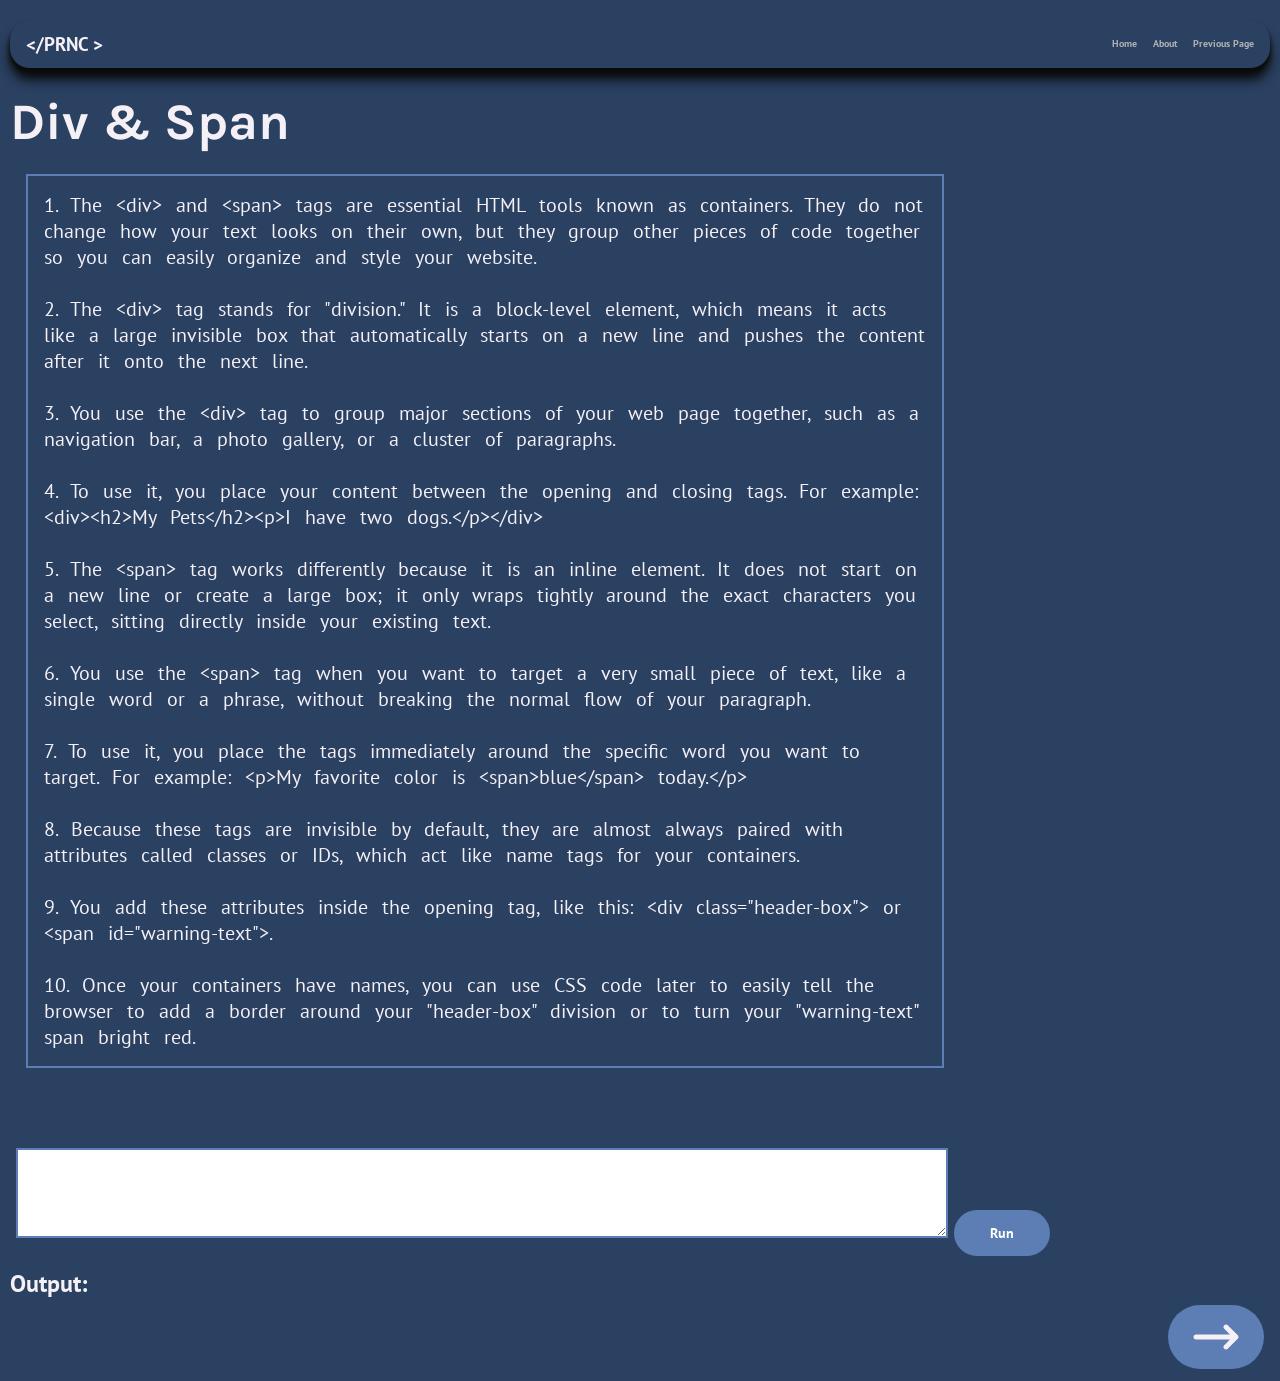
<file: lecture5.html>
<!DOCTYPE html>
<html lang="en">

<head>
    <meta charset="UTF-8">
    <meta name="viewport" content="width=device-width, initial-scale=1.0">
    <title>Chapter 5 : Div & Span</title>
    <link rel="stylesheet" href="styles/lectures.css">
</head>

<body class="body">
    <main>
        <nav class="nav">
            <div class="logo">
                <h1 class="lt">&lt;/</h1>
                <h1 id="logo"> PRNC &gt;</h1>
            </div>
            <ul>
                <a href="index.html" class="navl">Home</a>
                <a href="about.html" class="navl">About</a>
                <a href="heroes.html" class="navl">Previous Page</a>
                <!-- <p class="navl" id="light">Mode</p> -->
            </ul>
        </nav>
        <h1 class="heading">Div & Span</h1>

        <article class="exp">
            <p></p>
            <p id="code4" class="code"></p>
        </article>
        <textarea name="coder" id="wrcode"></textarea>
        <button id="render">Run</button>
        <h2 id="output">Output:</h2>
        <div id="run"></div>
        <a href="lecture6.html" class="link">
            <!-- <p>Next Lecture</p> -->
            <svg class="arrow" xmlns="http://www.w3.org/2000/svg"
                viewBox="0 0 640 640"><!--!Font Awesome Free v7.3.1 by @fontawesome - https://fontawesome.com License - https://fontawesome.com/license/free Copyright 2026 Fonticons, Inc.-->

                <path
                    d="M598.6 342.6C611.1 330.1 611.1 309.8 598.6 297.3L470.6 169.3C458.1 156.8 437.8 156.8 425.3 169.3C412.8 181.8 412.8 202.1 425.3 214.6L498.7 288L64 288C46.3 288 32 302.3 32 320C32 337.7 46.3 352 64 352L498.7 352L425.3 425.4C412.8 437.9 412.8 458.2 425.3 470.7C437.8 483.2 458.1 483.2 470.6 470.7L598.6 342.7z" />
            </svg></a>
    </main>

    <script src='scripts/lecture2.js'></script>
    <script src='scripts/render.js' defer></script>
</body>

</html>
</file>
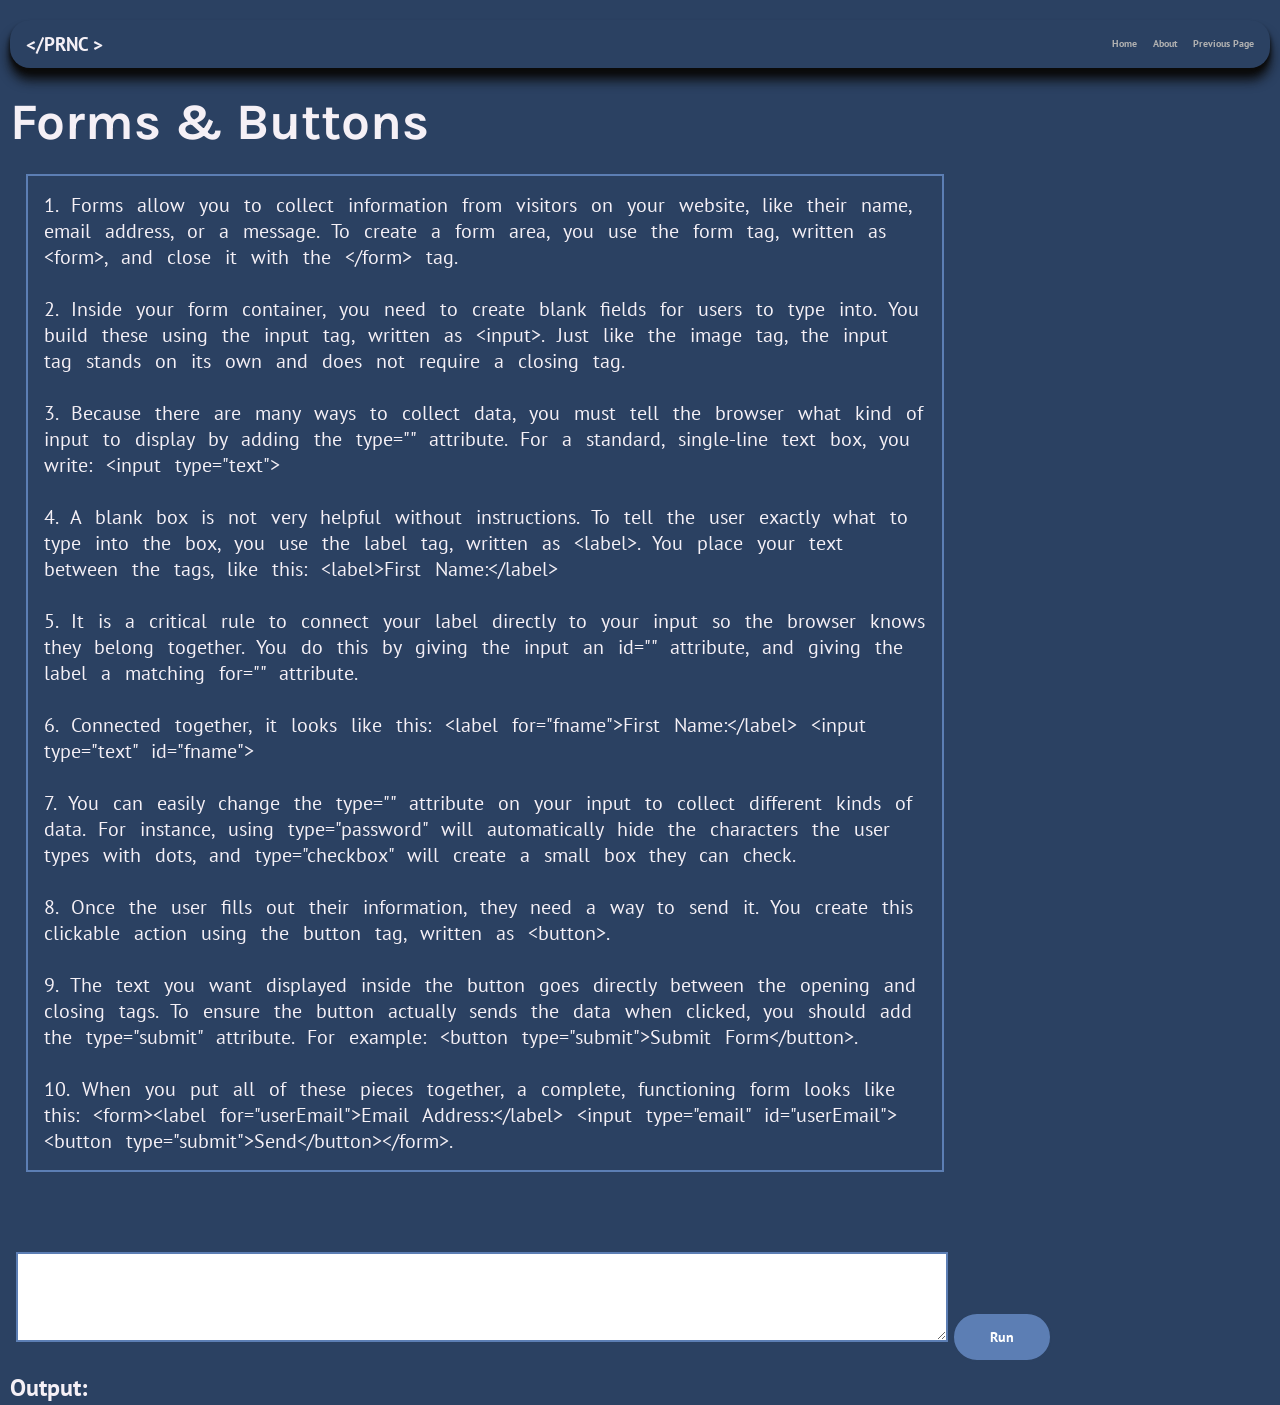
<file: lecture6.html>
<!DOCTYPE html>
<html lang="en">

<head>
    <meta charset="UTF-8">
    <meta name="viewport" content="width=device-width, initial-scale=1.0">
    <title>Chapter 6 : Forms & Buttons</title>
    <link rel="stylesheet" href="styles/lectures.css">
</head>

<body class="body">
    <main>
        <nav class="nav">
            <div class="logo">
                <h1 class="lt">&lt;/</h1>
                <h1 id="logo"> PRNC &gt;</h1>
            </div>
            <ul>
                <a href="index.html" class="navl">Home</a>
                <a href="about.html" class="navl">About</a>
                <a href="heroes.html" class="navl">Previous Page</a>
                <!-- <p class="navl" id="light">Mode</p> -->
            </ul>
        </nav>
        <h1 class="heading">Forms & Buttons</h1>

        <article class="exp">
            <p></p>
            <p id="code5" class="code"></p>
        </article>
        <textarea name="coder" id="wrcode"></textarea>
        <button id="render">Run</button>
        <h2 id="output">Output:</h2>
        <div id="run"></div>
    </main>

    <script src='scripts/lecture2.js'></script>
    <script src='scripts/render.js' defer></script>
</body>

</html>
</file>
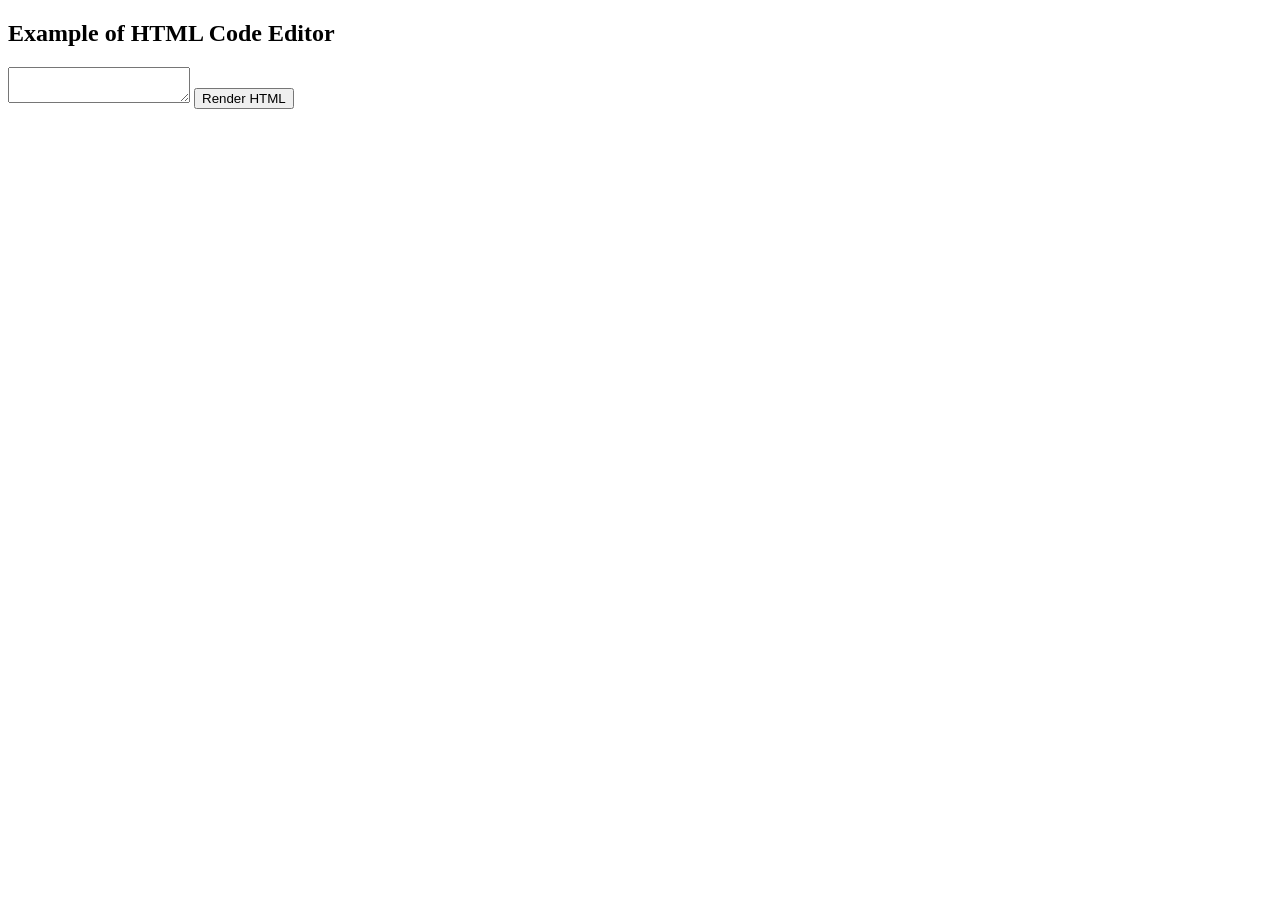
<file: render.html>
<!DOCTYPE html>
<html lang="en">
<head>
    <meta charset="UTF-8">
    <meta name="viewport" content="width=device-width, initial-scale=1.0">
    <title>HTML Code Editor</title>
</head>
<body>
    <h2>Example of HTML Code Editor</h2>
    <textarea id="editor"></textarea>

    <button onclick="renderHTML()">Render HTML</button>

    <div id="output"></div>

    <script>
        // Render the HTML code when the user clicks the button
        function renderHTML() {
            const html = document.getElementById('editor').value;
            const parser = new DOMParser();
            const doc = parser.parseFromString(html, 'text/html');
            const output = document.getElementById('output');
            output.innerHTML = '';
            output.appendChild(doc.body);
        }
    </script>
</body>
</html>
</file>
<file: styles/hero.css>
@import url("https://fonts.googleapis.com/css2?family=Karla:ital@0;1&family=PT+Sans:ital,wght@0,400;0,700;1,400;1,700&display=swap");

:root {
  --bg-dark: oklch(0.1 0 204);
  --bg: oklch(0.15 0 204);
  --bg-light: oklch(0.2 0 204);
  --text: oklch(0.96 0 204);
  --ff1: "PT Sans", sans-serif;
  --text-muted: oklch(0.76 0 204);
  --highlight: oklch(0.5 0 204);
  --border: oklch(0.4 0 204);
  --border-muted: oklch(0.3 0 204);
  --primary: oklch(0.76 0.1 204);
  --secondary: oklch(0.76 0.1 24);
  --danger: oklch(0.7 0.05 30);
  --warning: oklch(0.7 0.05 100);
  --success: oklch(0.7 0.05 160);
  --info: oklch(57.636% 0.03601 260.011);
  --h1: bold max(36px, 4vw) / max(48px, 5vw) var(--ff1);
  --navh: bold max(9px, 1vw) / max(12px, 1.25vw) var(--ff1);
  --p: bold max(18px, 2vw) / max(24px, 2.5vw) "Karla", sans-serif;
  --transition: 0.3s ease-in-out;
  --color-gradient: linear-gradient(45deg, hsl(0, 0%, 20%), hsl(0, 0%, 15%));
  --color1: #2B4162;
  --color2: #385F71;
  --color3: #F5F0F6;
  --color4: #D7B377;
  --color5: #8F754F;
}

html {
  scroll-snap-type: y mandatory;
}

* {
  margin: 0;
  padding: 0;
}

.main {
  background-color: var(--color1);
}

#hero {
  min-height: 100vh;
  display: flex;
  flex-direction: row-reverse;
  align-items: center;
  justify-content: space-between;
}

.section {
  scroll-snap-align: start;
}

.nav {
  font: var(--navh);
  color: var(--text);
  padding: 1rem;
  background-color: var(--color1);
  border-radius: 20px;
  display: flex;
  justify-content: space-between;
  position: sticky;
  top: 20px;
  z-index: 1000;
  margin: 10px;
  box-shadow: 0px 4px 4px oklch(0.15 0 200), 0px 12px 12px var(--bg);
}

.logo {
  color: var(--color3);
  display: flex;
  cursor: pointer;
}

.lt:hover {
  color: var(--primary);
  transition: var(--transition);
} */

.logo:hover {
  color: var(--color2);
  transition: var(--transition);
}

ul {
  display: flex;
  gap: 1rem;
  list-style-type: none;
}

.navl {
  cursor: pointer;
  text-decoration: none;
  font-size: 1rem;
  color: var(--text-muted);
}

.navl:hover {
  text-decoration: underline;
  color: var(--text);
  transition: var(--transition);
}

.p2 {
  font: var(--p);
  color: var(--text-muted);
}

.ps {
  display: flex;
  bottom: 0;
  margin-top: 7rem;
}

.group {
  padding-top: 5vh;
  padding-right: 1vw;
  text-align: right;
  display: flexbox;
  justify-content: space-between;
}

.buttons {
  display: flex;
  justify-content: flex-end;
  gap: 20px;
  align-items: center;
  flex-wrap: wrap;
}

.buttons > * {
  cursor: pointer;
  background: var(--bg);
  text-decoration: none;
  font: var(--links);
  padding: 12px 20px;
  border-radius: 8px;
  color: var(--primary);
  transition: var(--transition);
}
.buttons > *:hover {
  transition: var(--transition);
}

.btn1 {
  border: solid 1px var(--primary);
  box-shadow: 0 2px var(--primary);
  width: 100px;
  font-family: var(--ff1);
  font-weight: bold;
  background-color: var(--color1);
}

.btn1:hover {
  box-shadow: 0 4px var(--primary);
  background-color: var(--bg-dark);
}

.h1 {
  font: var(--h1);
  color: var(--text);
}

.p {
  font: var(--p);
  color: var(--text-muted);
}

#vdo {
  width: 60vw;
  height: 50vh;
  padding-top: 3rem;
}

#details {
  min-height: 100vh;
  width: 100%;
  margin: 2rem auto;
  position: relative;
  overflow: hidden;
  display: flex;
  align-items: center;
  justify-content: flex-start;
}

.cards {
  display: flex;
  gap: 30px;
  width: max-content;
  font: var(--p);
  font-size: 0.9rem;
  color: var(--highlight);
  animation: scroll 20s linear infinite;
}

.card {
  flex-shrink: 0;
  background-color: var(--color1);
  backdrop-filter: blur(12px);
  box-shadow: 0px 4px 4px oklch(0.15 0 200), 0px 12px 12px var(--bg);
  border: solid var(--border-muted) 2px;
  border-radius: 10px;
  padding: 20px 28px 40px 28px;
  user-select: none;
  width: 25rem;
  height: 25rem;
  text-transform: uppercase;
}


.card:hover {
  background-color: #182841;
  font-size: 0.9rem;
  color: var(--info);
  transition: var(--transition);
}

.nums {
  font-size: 4rem;
  font-weight: bold;
  color: var(--text);
  margin-left: 15rem;
}

#outro {
  min-height: 100vh;
  display: flex;
  flex-wrap: wrap;
  flex-direction: column;
  justify-content: center;
  align-items: center;
}

.h1o {
  font: var(--h1);
  color: var(--text);
  padding: 3rem;
  margin-top: 2rem;
}

.btno {
  margin-top: 5rem;
  padding: 12px 20px;
  width: 9rem;
  border-radius: 20px;
  background-color: var(--color4);
  border: solid var(--color1) 2px;
  box-shadow: 0px 2px 2px oklch(19.36% 0.00323 17.063), 0px 6px 6px var(--bg);
  color: var(--bg-dark);
  font-family: var(--ff1);
  font-weight: 700;
  font-size: 23px;
  cursor: pointer;
}

.btno:hover {
  background-color: var(--color5);
  border-radius: 10px;
  font-size: 23px;
  border: solid var(--bg-dark) 2px;
  transition: var(--transition);
}

.dev {
  font: var(--p);
  color: var(--text-muted);
  text-align: right;
}

.footer {
  background-color: var(--color1);
  padding: 1rem;
  text-align: center;
  display: flex;
  gap: 2rem;
  font: var(--p);
  font-size: 1rem;
  color: var(--text-muted);
  bottom: 0;
  text-align: left;
  height: 100%;
  background-color: var(--bg);
}

footer {
  margin-top: 22rem;
  width: 100%;
}

.insta {
  width: 3rem;
  height: 3rem;
  fill: var(--text);
  cursor: pointer;
}

.insta:hover {
  fill: var(--secondary);
  transition: var(--transition);
}

.linked {
  width: 3rem;
  height: 3rem;
  fill: var(--text);
  cursor: pointer;
}

.linked:hover {
  fill: var(--primary);
  transition: var(--transition);
}

/* Light Mode */

.mainl {
  background-color: rgb(255, 255, 255);
}

.text {
  color: var(--bg);
}

.para {
  color: var(--color1);
}

.btn1l {
  background-color: rgb(99, 95, 95);
  color: var(--primary);
}

.btn1l:hover {
  background-color: rgb(255, 255, 255);
}

.cardl {
  color: var(--bg-dark);
}

.btn2l {
  border: none;
}

.p2l {
  color: var(--bg);
}

.navlg {
  background-color: rgb(173, 173, 173);
}

.h1ol {
  color: var(--bg-dark);
}

.footerl {
  background-color: rgb(109, 107, 107);
  color: var(--color1);
}

.footerl > * {
  fill: black;
}

@keyframes scroll {
  0% {
    transform: translateX(0);
  }
  100% {
    transform: translateX(calc(-50% - 15px));
  }
}

@media (max-width: 768px) {
  #hero {
    display: flex;
    flex-direction: column;
    justify-content: flex-start;
    gap: 10px;
    min-height: auto;
    height: 100vh;
  }

  #vdo {
    width: 90%;
    height: auto;
    display: block;
    margin-top: 1rem;
    padding-top: 5rem;
  }

  .group {
    display: flex;
    flex-direction: column;
    gap: 12px;
    text-align: left;
    margin: 10px;
  }

  .h1,
  .p {
    margin: 0;
  }

  .buttons {
    display: flex;
    justify-content: flex-start;
    width: 100%;
  }

  .cards {
    display: flex;
    justify-content: center;
    align-items: center;
    margin-top: 1rem;
  }

  .cards > * {
    flex: 1 1 140px;
    min-width: 140px;
    max-width: 260px;
  }

  .card {
    background-color: var(--color1);
    box-shadow: 0px 4px 4px oklch(0.15 0 200), 0px 12px 12px var(--bg);
    border-radius: 10px;
    height: 17rem;
    padding: 10px 12px 16px 12px;
  }

  .card-text {
    font-size: 1.5rem;
  }

  .card:hover {
    font-size: 1.01rem;
  }

  .ps {
    bottom: 0;
    margin-top: 1rem;
  }

  .nums {
    font-size: 3rem;
    margin-left: 12rem;
  }

  .h1o {
    font-size: 2rem;
    margin-top: 6rem;
    text-align: center;
  }
}
</file>
<file: styles/about.css>
:root {
  --ff1: "PT Sans", sans-serif;
  --text-muted: oklch(0.76 0 204);
  --highlight: oklch(0.5 0 204);
  --border: oklch(0.4 0 204);
  --border-muted: oklch(0.3 0 204);
  --primary: oklch(0.76 0.1 204);
  --secondary: oklch(0.76 0.1 24);
  --danger: oklch(0.7 0.05 30);
  --warning: oklch(0.7 0.05 100);
  --success: oklch(0.7 0.05 160);
  --info: oklch(57.636% 0.03601 260.011);
  --h1: bold max(36px, 4vw) / max(48px, 5vw) var(--ff1);
  --navh: bold max(9px, 1vw) / max(12px, 1.25vw) var(--ff1);
  --p: bold max(18px, 2vw) / max(24px, 2.5vw) "Karla", sans-serif;
  --transition: 0.3s ease-in-out;
  --color-gradient: linear-gradient(45deg, hsl(0, 0%, 20%), hsl(0, 0%, 15%));
  /* --primary: #ff1e537; */
  --color1: #2b4162;
  --color2: #5c7eb4;
  --color3: #f5f0f6;
  --color4: #d7b377;
  --color5: #8f754f;
}

body {
  font-family: Arial, sans-serif;
  background-color: #f5f0f6;
  margin: 0;
  padding: 0;
}

.header {
  background-color: #2b4162;
  color: #fff;
  text-align: center;
  padding: 30px 0;
}

.main-content {
  padding: 50px;
  background-color: #fff;
  box-shadow: 0 0 10px rgba(0, 0, 0, 0.1);
}

.about-section {
  color: #8f754f;
  font: var(--p);
  font-family: var(--ff1);
}

.contact-section {
  color: #d7b377;
  font-size: 1.3rem;
}

.cta-section {
  background-color: #2b4162;
  color: #fff;
  text-align: center;
  padding: 20px 0;
  margin-top: 50px;
}

footer {
  background-color: #f5f0f6;
  color: #8f754f;
  text-align: center;
  padding: 10px;
}

.cta-section {
  background-color: #2b4162;
  color: #fff;
  text-align: center;
  padding: 20px 0;
  margin-top: 50px;

  button {
    background-color: #8f754f; /* Button background color */
    color: #fff; /* Button text color */
    border: none; /* Remove default border */
    padding: 10px 20px; /* Padding around the button text */
    font-size: 16px; /* Font size of the button text */
    cursor: pointer; /* Change the cursor to a pointer on hover */
  }

  button:hover {
    background-color: #4b598b; /* Button background color on hover */
  }
}

.homes {
  display: flex;
  justify-content: center;
  align-items: center;
  padding: 1rem;
}

.home {
  width: 10rem;
  background-color: #8f754f; /* Button background color */
  color: #fff; /* Button text color */
  border: none; /* Remove default border */
  padding: 10px 20px; /* Padding around the button text */
  font-size: 16px; /* Font size of the button text */
  cursor: pointer; /* Change the cursor to a pointer on hover */
}

.home:hover {
  background-color: #4b598b; /* Button background color on hover */
}
</file>
<file: styles/main.css>
@import url("https://fonts.googleapis.com/css2?family=Karla:ital@0;1&family=PT+Sans:ital,wght@0,400;0,700;1,400;1,700&display=swap");

:root {
  --bg-dark: oklch(0.1 0 204);
  --bg: oklch(0.15 0 204);
  --bg-light: oklch(0.2 0 204);
  --text: oklch(0.96 0 204);
  --ff1: "PT Sans", sans-serif;
  --text-muted: oklch(0.76 0 204);
  --highlight: oklch(0.5 0 204);
  --border: oklch(0.4 0 204);
  --border-muted: oklch(0.3 0 204);
  --primary: oklch(0.76 0.1 204);
  --secondary: oklch(0.76 0.1 24);
  --danger: oklch(0.7 0.05 30);
  --warning: oklch(0.7 0.05 100);
  --success: oklch(0.7 0.05 160);
  --info: oklch(57.636% 0.03601 260.011);
  --h1: bold max(36px, 4vw) / max(48px, 5vw) var(--ff1);
  --navh: bold max(9px, 1vw) / max(12px, 1.25vw) var(--ff1);
  --p: bold max(18px, 2vw) / max(24px, 2.5vw) "Karla", sans-serif;
  --transition: 0.3s ease-in-out;
  --color-gradient: linear-gradient(45deg, hsl(0, 0%, 20%), hsl(0, 0%, 15%));
  --color1: #2b4162;
  --color2: #5c7eb4;
  --color3: #f5f0f6;
  --color4: #d7b377;
  --color5: #8f754f;
}

* {
  margin: 0;
  padding: 0;
}

body {
  background-color: var(--color1);
}

nav {
  margin-top: 20px;
  /* width: 100%; */
  margin: 10px;
}

nav  {
  font-size: 10px;
}

main {
  width: 100vw;
  height: 100%;
}

.cardsm {
  display: flex;
  flex-direction: column;
  justify-content: center;
  align-items: center;
}

.cardm {
  width: 22rem;
  height: 18rem;
  margin: 1rem;
  font-family: var(--ff1);
  background-color: var(--color2);
  box-shadow: 0px 4px 4px oklch(0.15 0 200), 0px 12px 12px var(--bg);
  margin-left: 5rem;
  margin-right: 3rem;
  margin-top: 3rem;
  border-radius: 2rem;
  overflow: hidden;
  overflow-wrap: break-word;
  word-break: normal;
  line-height: 1.6;
  position: relative;
}

.cardm:last-child {
  margin-bottom: 2rem;
}

.cardm:hover {
  background-color: var(--color1);
  transition: var(--transition);
}

.cdm {
  display: flex;
}

.heading-text {
  font: var(--h1);
  font-size: 2rem;
  margin-left: 7%;
  color: var(--color3);
}

.act-text {
  font: var(--p);
  color: var(--text);
  font-size: 1.5rem;
  margin-left: 7%;
}

.cardm .exp {
  color: var(--text-muted);
  width: 100%;
  height: 110px;
  margin: 10px;
  font-size: 20px;
}

.arrow {
  display: flex;
  justify-content: center;
  align-items: center;
  width: 40px;
  height: 50px;
  background-color: var(--bg-dark);
  color: var(--text);
  font-size: 1.5rem;
  fill: var(--color3);
  margin-left: 85%;
  background: none;
  cursor: pointer;
  /* padding-bottom: 1rem; */
  margin: 10px;
  position: absolute;
  bottom: 0;
  right: 0;
}

.arrow:hover {
  fill: #7a787a;
}

@media (max-width: 768px) {
  .cardsm {
    display: flex;
    flex-direction: column;
    justify-content: center;
    align-items: center;
  }

  .cdm {
    display: flex;
    flex-direction: column;
    justify-content: center;
    align-items: center;
  }

  .cardm {
    width: 80vw;
    height: 31vh;
    margin: 1rem;
    background-color: var(--color2);
    box-shadow: 0px 4px 4px oklch(0.15 0 200), 0px 12px 12px var(--bg);
    margin-top: 2rem;
    border-radius: 2rem;
    text-align: left;
  }

  footer {
    margin-bottom: 0rem;
  }

  .heading-text {
    font: var(--h1);
    font-size: 2rem;
    margin-left: 5%;
    margin-top: 15px;
    color: var(--text);
  }

  .act-text {
    font: var(--p);
    color: var(--text);
    font-size: 1.5rem;
    margin-left: 4%;
  }

  .cardm .exp {
    color: var(--text-muted);
    width: 100%;
    margin-top: 15px;
    height: 110px;
    margin: 10px;
    margin-bottom: 1rem;
    font-size: 20px;
  }

  .arrow {
    padding-bottom: 10px;
  }
}
</file>
<file: styles/lectures.css>
@import url("https://fonts.googleapis.com/css2?family=Karla:ital@0;1&family=PT+Sans:ital,wght@0,400;0,700;1,400;1,700&display=swap");

* {
  margin: 0;
  padding: 0;
}

:root {
  --bg-dark: oklch(0.1 0 204);
  --bg: oklch(0.15 0 204);
  --bg-light: oklch(0.2 0 204);
  --text: oklch(0.96 0 204);
  --ff1: "PT Sans", sans-serif;
  --text-muted: oklch(0.76 0 204);
  --highlight: oklch(0.5 0 204);
  --border: oklch(0.4 0 204);
  --border-muted: oklch(0.3 0 204);
  --primary: oklch(0.76 0.1 204);
  --secondary: oklch(0.76 0.1 24);
  --danger: oklch(0.7 0.05 30);
  --warning: oklch(0.7 0.05 100);
  --success: oklch(0.7 0.05 160);
  --info: oklch(57.636% 0.03601 260.011);
  --h1: bold max(36px, 4vw) / max(48px, 5vw) var(--ff1);
  --navh: bold max(9px, 1vw) / max(12px, 1.25vw) var(--ff1);
  --p: bold max(18px, 2vw) / max(24px, 2.5vw) "Karla", sans-serif;
  --transition: 0.3s ease-in-out;
  --color-gradient: linear-gradient(45deg, hsl(0, 0%, 20%), hsl(0, 0%, 15%));
  --color1: #2b4162;
  --color2: #5c7eb4;
  --color3: #f5f0f6;
  --color4: #d7b377;
  --color5: #8f754f;
}

.body {
  height: 100vh;
  background-color: var(--color1);
  color: var(--color3);
}

body {
  height: 100%;
  background-color: var(--color1);
  color: var(--color3);
}

.nav {
  font: var(--navh);
  color: var(--text);
  padding: 1rem;
  margin: 10px;
  background-color: var(--color1);
  border-radius: 20px;
  display: flex;
  justify-content: space-between;
  position: sticky;
  top: 20px;
  z-index: 1000;
  box-shadow: 0px 4px 4px oklch(0.15 0 200), 0px 12px 12px var(--bg);
}

.logo {
  color: var(--color3);
  display: flex;
  cursor: pointer;
}

.logo:hover {
  color: var(--color2);
  transition: var(--transition);
}

ul {
  display: flex;
  gap: 1rem;
  list-style-type: none;
}

.navl {
  cursor: pointer;
  text-decoration: none;
  font-size: 10px;
  color: var(--text-muted);
}

.navl:hover {
  text-decoration: underline;
  color: var(--text);
  transition: var(--transition);
}

.heading {
  margin-top: 2rem;
  font: var(--h1);
  margin-left: 10px;
  font-family: "Karla", sans-serif;
}

#code {
  white-space: pre-wrap;
  padding: 10px;
  border: 2px solid var(--color2);
  margin-top: 20px;
  font-size: 1.5rem;
  font-weight: 500;
  width: 70%;
  /* height: 100%; */
  padding: 1rem;
  margin-left: 1rem;
}

#code:hover {
  background-color: #1e2f49;
  transition: var(--transition);
}

#code1 {
  white-space: pre-wrap;
  padding: 10px;
  border: 2px solid var(--color2);
  margin-top: 20px;
  font-size: 1.5rem;
  font-weight: 500;
  width: 70%;
  height: 100%;
  padding: 1rem;
  margin-left: 1rem;
}

#code1:hover {
  background-color: #1e2f49;
  transition: var(--transition);
}

.code {
  white-space: pre-wrap;
  word-spacing: 9px;
  padding: 10px;
  border: 2px solid var(--color2);
  margin-top: 20px;
  /* font-size: 1.5rem; */
  font-weight: 500;
  width: 70%;
  height: 100%;
  padding: 1rem;
  margin-left: 1rem;
}

.code:hover {
  background-color: #1e2f49;
  transition: var(--transition);
}

.exp {
  font-size: 20px;
  font-family: var(--ff1);
  margin: 10px;
  padding-bottom: 50px;
}

#wrcode {
  white-space: pre-wrap;
  padding: 10px;
  border: 2px solid var(--color2);
  margin-top: 20px;
  font-size: 1.5rem;
  font-weight: 500;
  width: 70%;
  /* height: 100%; */
  padding: 1rem;
  margin-left: 1rem;
}

#run {
  /* border: 2px solid blue; */
  margin: 1rem;
}

#render {
  width: 100px;
  height: 50px;
  border-radius: 4rem;
  background-color: var(--color2);
  border: 2px solid var(--color1);
  font-family: var(--ff1);
  cursor: pointer;
  color: white;
  font-weight: 600;
  font-size: 0.9rem;
}

#render:hover {
  background-color: var(--color1);
  border: 2px solid var(--color2);
  transition: var(--transition);
}

#output {
  font-family: var(--ff1);
  margin: 10px;
}

.arrow {
  width: 50px;
  height: 50px;
  /* left: 10px; */
  fill: var(--color3);
  position: absolute;
}

.link {
  background-color: var(--color2);
  display: flex;
  justify-content: center;
  align-items: center;
  text-decoration: none;
  color: var(--color3);
  width: 5rem;
  height: 3rem;
  margin: 1rem;
  margin-top: 1rem;
  left: 90%;
  bottom: 10px;
  font: var(--p);
  font-size: 1rem;
  font-weight: 500;
  position: relative;
  border-radius: 2.5rem;
  padding: 0.5rem;
}

.link:hover {
  background-color: var(--color1);
  border: 2px solid var(--color2);
  transition: var(--transition);
}

@media (max-width: 425px) {
  .exp {
    font-size: 17px;
    font-weight: 500;
    word-spacing: 5px;
    /* white-space: nowrap; */
    /* word-break: break-all; */
    font-family: var(--ff1);
    margin: 10px;
    padding-bottom: 50px;
    margin: 10px;
  }

  #code {
    white-space: pre-wrap;
    padding: 10px;
    border: 2px solid var(--color2);
    margin-top: 20px;
    font-size: 1.2rem;
    font-weight: 500;
    width: 80%;
    height: 100%;
    padding: 1rem;
    margin-left: 1rem;
  }

  .link {
    left: 63%;
  }

  #code1 {
    white-space: pre-wrap;
    padding: 10px;
    border: 2px solid var(--color2);
    margin-top: 20px;
    font-size: 1.2rem;
    font-weight: 500;
    width: 80%;
    height: 100%;
    padding: 1rem;
    margin-left: 1rem;
  }

  .code {
    white-space: pre-wrap;
    padding: 10px;
    border: 2px solid var(--color2);
    margin-top: 20px;
    font-size: 1.2rem;
    font-weight: 500;
    width: 80%;
    height: 100%;
    padding: 1rem;
    margin-left: 1rem;
  }
}
</file>
